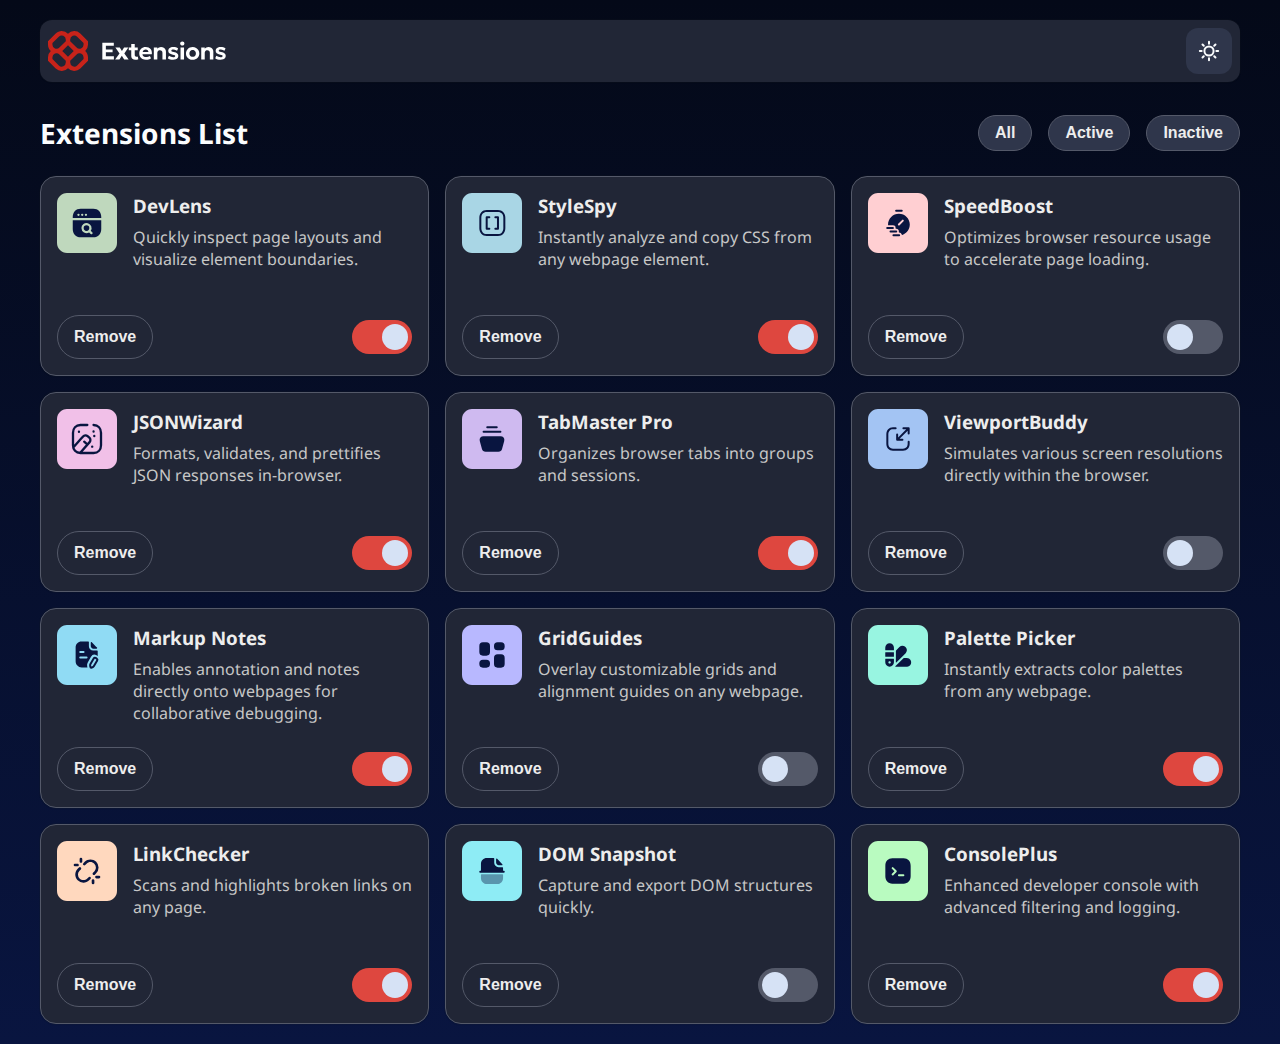
<file: html-css-js/Browser Extension Manager/index.html>
<!DOCTYPE html>
<html lang="en">
  <head>
    <meta charset="UTF-8" />
    <meta name="viewport" content="width=device-width, initial-scale=1.0" />
    <title>Browser Extention Manager</title>
    <link rel="icon" href="images/favicon-32x32.png" type="image/png">
    <link rel="stylesheet" href="style.css" />
    <link rel="preconnect" href="https://fonts.googleapis.com" />
    <link rel="preconnect" href="https://fonts.gstatic.com" crossorigin />
    <link href="https://fonts.googleapis.com/css2?family=Noto+Sans:wght@100..900&display=swap" rel="stylesheet" />
    <script src="app.js" defer></script>
  </head>
  <body>
    <header id="primary-header">
      <img id="logo" src="images/logo2.svg" alt="" />
      <img id="theme-switch" src="images/icon-sun.svg" alt="" />
    </header>
    <main>
      <header id="header-main">
        <h1>Extensions List</h1>
        <div class="filters">
          <button id="all">All</button>
          <button id="active">Active</button>
          <button id="inactive">Inactive</button>
        </div>
      </header>
      <div id="container">
        <!-- <div class="card">
          <div class="details">
            <img src="images/logo-devlens.svg" alt="" />
            <div>
              <h3>DevLens</h3>
              <p>Quickly inspect page layouts and visualize element boundaries.</p>
            </div>
          </div>
          <div class="controls">
            <button class="remove-btn">Remove</button>
            <label class="switch">
              <input type="checkbox" checked />
              <span class="slider round"></span>
            </label>
          </div>
        </div> -->
      </div>
    </main>
  </body>
</html>
</file>
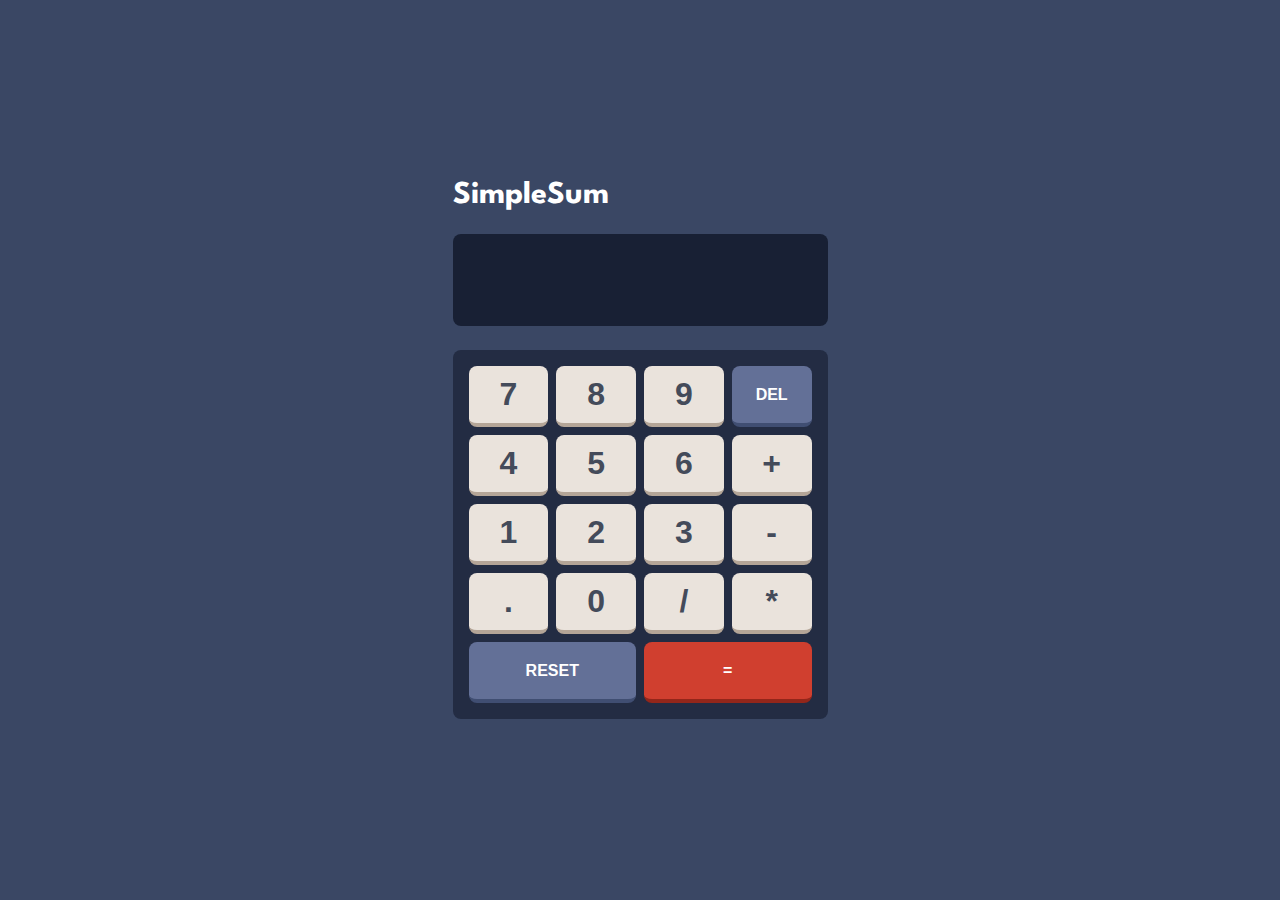
<file: html-css-js/Calculator/index.html>
<!DOCTYPE html>
<html lang="en">
  <head>
    <meta charset="UTF-8" />
    <meta name="viewport" content="width=device-width, initial-scale=1.0" />
    <meta
      name="description"
      content="A simple and easy-to-use standard calculator for quick arithmetic calculations. Perform addition, subtraction, multiplication, and division effortlessly."
    />
    <link rel="icon" href="images/favicon.png" type="image/x-icon" />
    <title>SimpleSum</title>
    <link rel="stylesheet" href="style.css" />
    <link rel="preconnect" href="https://fonts.googleapis.com" />
    <link rel="preconnect" href="https://fonts.gstatic.com" crossorigin />
    <link href="https://fonts.googleapis.com/css2?family=League+Spartan:wght@700&display=swap" rel="stylesheet" />
    <script src="app.js" defer></script>
  </head>
  <body>
    <div class="container">
      <div class="header">
        <h1>SimpleSum</h1>
      </div>

      <div class="output">
        <div class="previous-output"></div>
        <div class="current-output"></div>
      </div>

      <div class="buttons">
        <button class="btn char-btn">7</button>
        <button class="btn char-btn">8</button>
        <button class="btn char-btn">9</button>
        <button class="btn delete">DEL</button>

        <button class="btn char-btn">4</button>
        <button class="btn char-btn">5</button>
        <button class="btn char-btn">6</button>
        <button class="btn char-btn">+</button>

        <button class="btn char-btn">1</button>
        <button class="btn char-btn">2</button>
        <button class="btn char-btn">3</button>
        <button class="btn char-btn">-</button>

        <button class="btn char-btn">.</button>
        <button class="btn char-btn">0</button>
        <button class="btn char-btn">/</button>
        <button class="btn char-btn">*</button>

        <button class="btn reset">RESET</button>
        <button class="btn equal">=</button>
      </div>
    </div>
  </body>
</html>
</file>
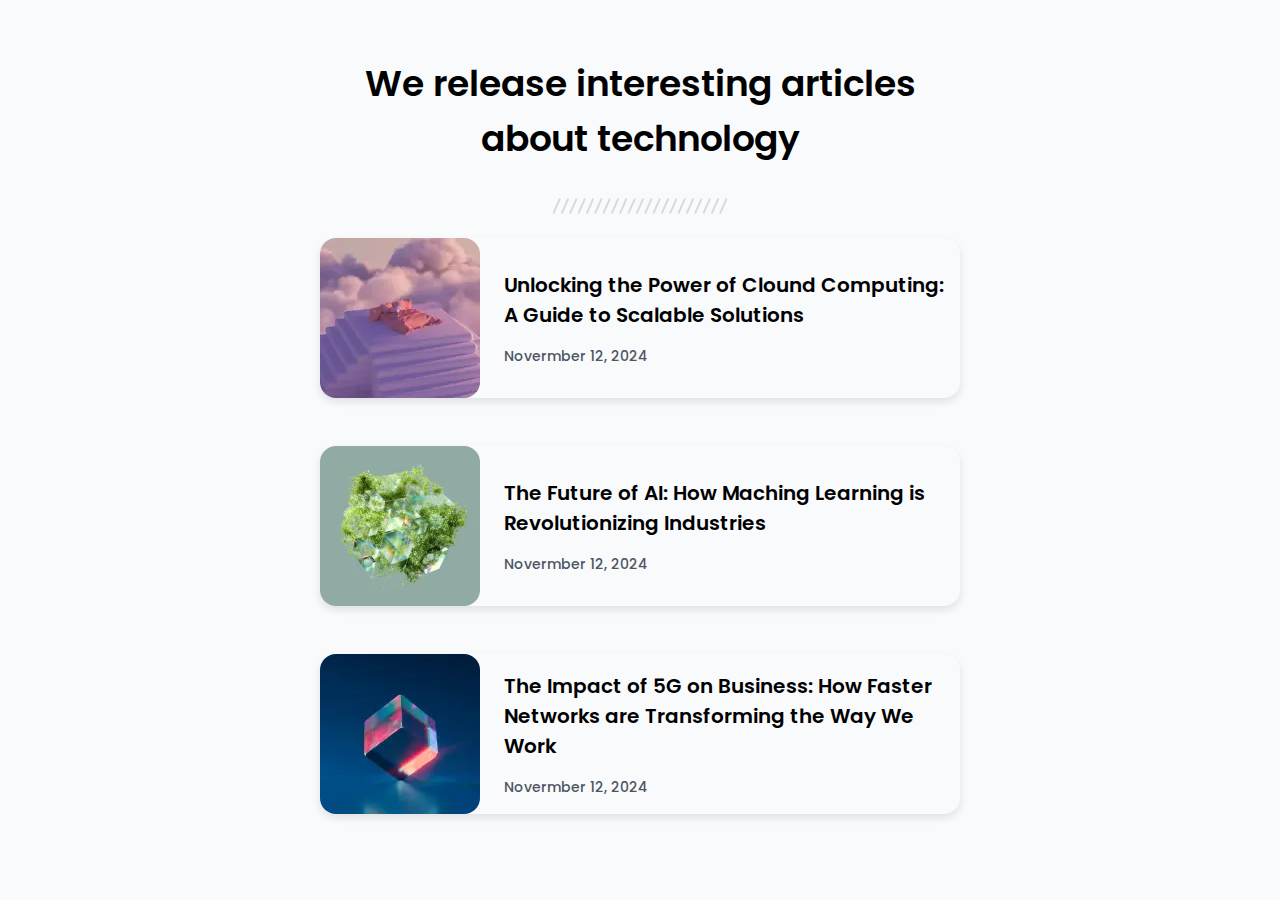
<file: html-css/Article Listing UI/index.html>
<!DOCTYPE html>
<html lang="en">
  <head>
    <meta charset="UTF-8" />
    <meta name="viewport" content="width=device-width, initial-scale=1.0" />
    <meta
      name="description"
      content="Discover in-depth tech articles covering AI, software development, gadgets, cybersecurity, and the latest industry trends."
    />
    <title>Article Listing</title>
    <link rel="preconnect" href="https://fonts.googleapis.com" />
    <link rel="preconnect" href="https://fonts.gstatic.com" crossorigin />
    <link
      href="https://fonts.googleapis.com/css2?family=Poppins:ital,wght@0,100;0,200;0,300;0,400;0,500;0,600;0,700;0,800;0,900;1,100;1,200;1,300;1,400;1,500;1,600;1,700;1,800;1,900&display=swap"
      rel="stylesheet"
    />
    <link rel="stylesheet" href="style.css" />
  </head>
  <body>
    <main>
      <header>
        <h1>We release interesting articles about technology</h1>
        <svg
          width="180"
          height="16"
          viewBox="0 0 180 16"
          fill="none"
          xmlns="http://www.w3.org/2000/svg"
        >
          <rect
            x="8.9917"
            y="0.284912"
            width="2"
            height="16"
            transform="rotate(24 8.9917 0.284912)"
            fill="#D9D9D9"
          />
          <rect
            x="17.3267"
            y="0.284912"
            width="2"
            height="16"
            transform="rotate(24 17.3267 0.284912)"
            fill="#D9D9D9"
          />
          <rect
            x="25.6614"
            y="0.284912"
            width="2"
            height="16"
            transform="rotate(24 25.6614 0.284912)"
            fill="#D9D9D9"
          />
          <rect
            x="33.9963"
            y="0.284912"
            width="2"
            height="16"
            transform="rotate(24 33.9963 0.284912)"
            fill="#D9D9D9"
          />
          <rect
            x="42.3313"
            y="0.284912"
            width="2"
            height="16"
            transform="rotate(24 42.3313 0.284912)"
            fill="#D9D9D9"
          />
          <rect
            x="50.666"
            y="0.284912"
            width="2"
            height="16"
            transform="rotate(24 50.666 0.284912)"
            fill="#D9D9D9"
          />
          <rect
            x="59.001"
            y="0.284912"
            width="2"
            height="16"
            transform="rotate(24 59.001 0.284912)"
            fill="#D9D9D9"
          />
          <rect
            x="67.3359"
            y="0.284912"
            width="2"
            height="16"
            transform="rotate(24 67.3359 0.284912)"
            fill="#D9D9D9"
          />
          <rect
            x="75.6707"
            y="0.284912"
            width="2"
            height="16"
            transform="rotate(24 75.6707 0.284912)"
            fill="#D9D9D9"
          />
          <rect
            x="84.0056"
            y="0.284912"
            width="2"
            height="16"
            transform="rotate(24 84.0056 0.284912)"
            fill="#D9D9D9"
          />
          <rect
            x="92.3403"
            y="0.284912"
            width="2"
            height="16"
            transform="rotate(24 92.3403 0.284912)"
            fill="#D9D9D9"
          />
          <rect
            x="100.675"
            y="0.284912"
            width="2"
            height="16"
            transform="rotate(24 100.675 0.284912)"
            fill="#D9D9D9"
          />
          <rect
            x="109.01"
            y="0.284912"
            width="2"
            height="16"
            transform="rotate(24 109.01 0.284912)"
            fill="#D9D9D9"
          />
          <rect
            x="117.345"
            y="0.284912"
            width="2"
            height="16"
            transform="rotate(24 117.345 0.284912)"
            fill="#D9D9D9"
          />
          <rect
            x="125.68"
            y="0.284912"
            width="2"
            height="16"
            transform="rotate(24 125.68 0.284912)"
            fill="#D9D9D9"
          />
          <rect
            x="134.015"
            y="0.284912"
            width="2"
            height="16"
            transform="rotate(24 134.015 0.284912)"
            fill="#D9D9D9"
          />
          <rect
            x="142.35"
            y="0.284912"
            width="2"
            height="16"
            transform="rotate(24 142.35 0.284912)"
            fill="#D9D9D9"
          />
          <rect
            x="150.685"
            y="0.284912"
            width="2"
            height="16"
            transform="rotate(24 150.685 0.284912)"
            fill="#D9D9D9"
          />
          <rect
            x="159.02"
            y="0.284912"
            width="2"
            height="16"
            transform="rotate(24 159.02 0.284912)"
            fill="#D9D9D9"
          />
          <rect
            x="167.354"
            y="0.284912"
            width="2"
            height="16"
            transform="rotate(24 167.354 0.284912)"
            fill="#D9D9D9"
          />
          <rect
            x="175.689"
            y="0.284912"
            width="2"
            height="16"
            transform="rotate(24 175.689 0.284912)"
            fill="#D9D9D9"
          />
        </svg>
      </header>
      <section class="container">
        <div class="article-card">
          <img
            src="images/photo_1.webp"
            alt="Pink bed on pyramid with pink clouds"
          />
          <div class="details">
            <h2>
              Unlocking the Power of Clound Computing: A Guide to Scalable
              Solutions
            </h2>
            <p>Novermber 12, 2024</p>
          </div>
        </div>
        <div class="article-card">
          <img
            src="images/photo_3.webp"
            alt="Crystal cube with green foliage growing on it"
          />
          <div class="details">
            <h2>
              The Future of AI: How Maching Learning is Revolutionizing Industries
            </h2>
            <p>Novermber 12, 2024</p>
          </div>
        </div>
        <div class="article-card">
          <img
            src="images/photo_2.webp"
            alt="Crystal cube upright on its corner with reddish reflection"
          />
          <div class="details">
            <h2>
              The Impact of 5G on Business: How Faster Networks are Transforming
              the Way We Work
            </h2>
            <p>Novermber 12, 2024</p>
          </div>
        </div>
      </section>
    </main>
  </body>
</html>
</file>
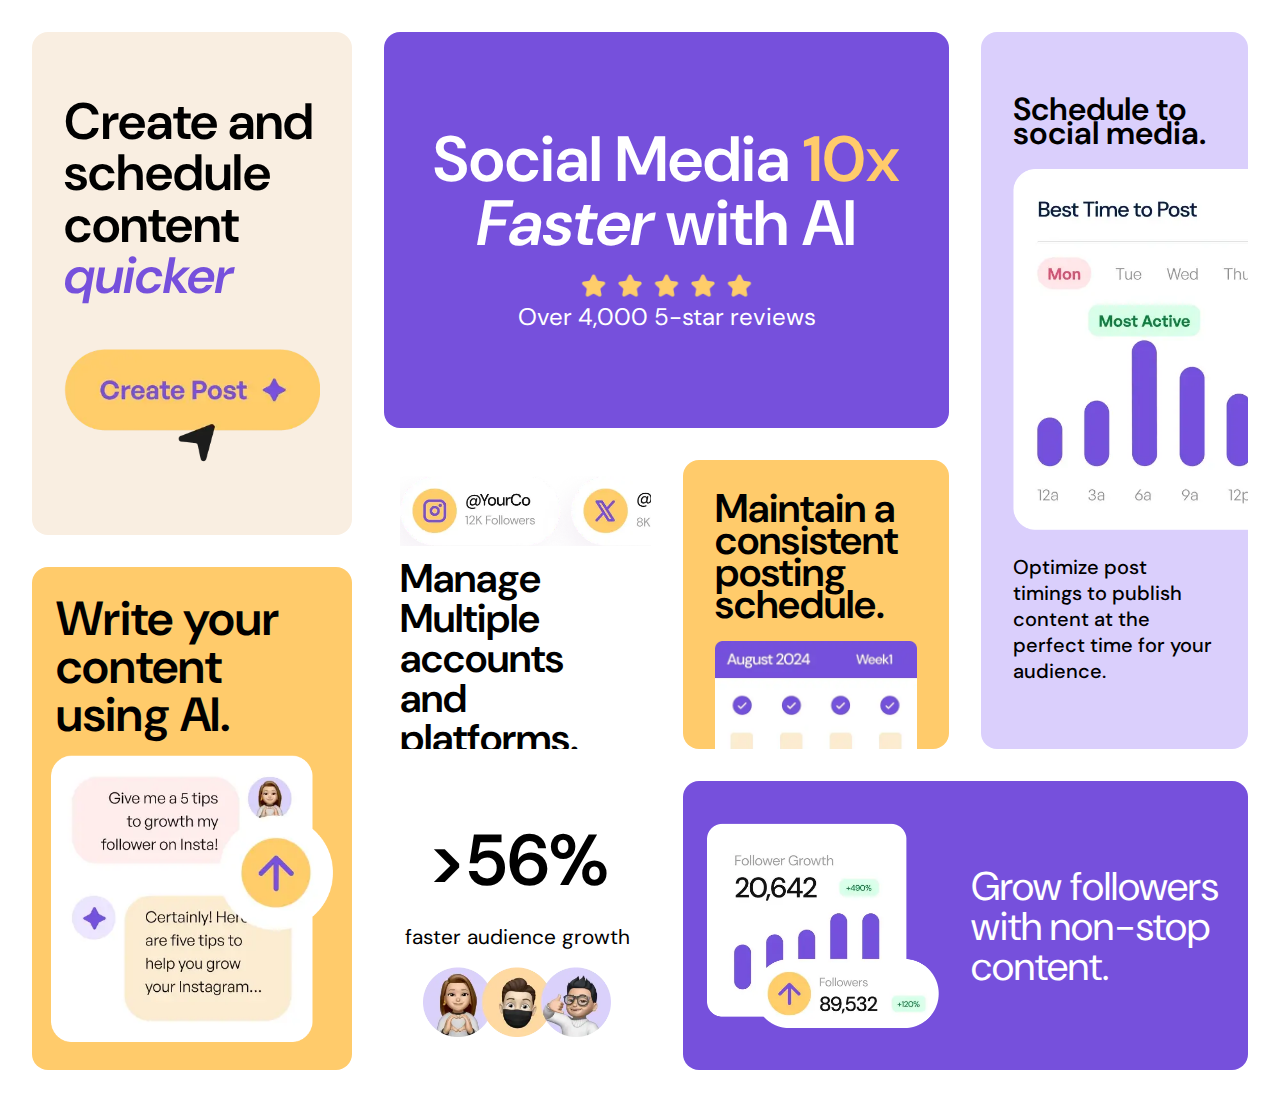
<file: html-css/Bento Grid UI/index.html>
<!DOCTYPE html>
<html lang="en">
  <head>
    <meta charset="UTF-8" />
    <meta name="viewport" content="width=device-width, initial-scale=1.0" />
    <meta
      name="description"
      content="Boost your social media growth 10x faster with AI! Automate content creation, scheduling, and engagement for maximum reach."
    />
    <title>AI-Social-Boost-UI</title>
    <link rel="preconnect" href="https://fonts.googleapis.com" />
    <link rel="preconnect" href="https://fonts.gstatic.com" crossorigin />
    <link
      href="https://fonts.googleapis.com/css2?family=DM+Sans:opsz,wght@9..40,100..1000&display=swap"
      rel="stylesheet"
    />
    <link rel="stylesheet" href="style.css" />
  </head>
  <body>
    <main>
      <section class="card">
        <h2>Social Media <span>10x</span> <i>Faster</i> with AI</h2>
        <img src="images/illustration-five-stars.webp" alt="" />
        <p>Over 4,000 5-star reviews</p>
      </section>
      <section class="card">
        <img src="images/illustration-multiple-platforms.webp" alt="" />
        <h2>Manage Multiple accounts and platforms.</h2>
      </section>
      <section class="card">
        <h2>Maintain a consistent posting schedule.</h2>
        <img src="images/illustration-consistent-schedule.webp" alt="" />
      </section>
      <section class="card">
        <h2>Schedule to social media.</h2>
        <img src="images/illustration-schedule-posts.webp" alt="" />
        <p>Optimize post timings to publish content at the perfect time for your audience.</p>
      </section>
      <section class="card">
        <img src="images/illustration-grow-followers.webp" alt="" />
        <h2>Grow followers with non-stop content.</h2>     
     </section>
      <section class="card">
        <h2>>56%</h2>
        <p>faster audience growth</p>
        <img src="images/illustration-audience-growth.webp" alt="" />
      </section>
      <section class="card">
        <h2>Create and schedule content <i>quicker</i></h2>
        <img src="images/illustration-create-post.webp" alt="" />
      </section>
      <section class="card">
        <h2>Write your content using AI.</h2>
        <img src="images/illustration-ai-content.webp" alt="" />
      </section>
    </main>
  </body>
</html>
</file>
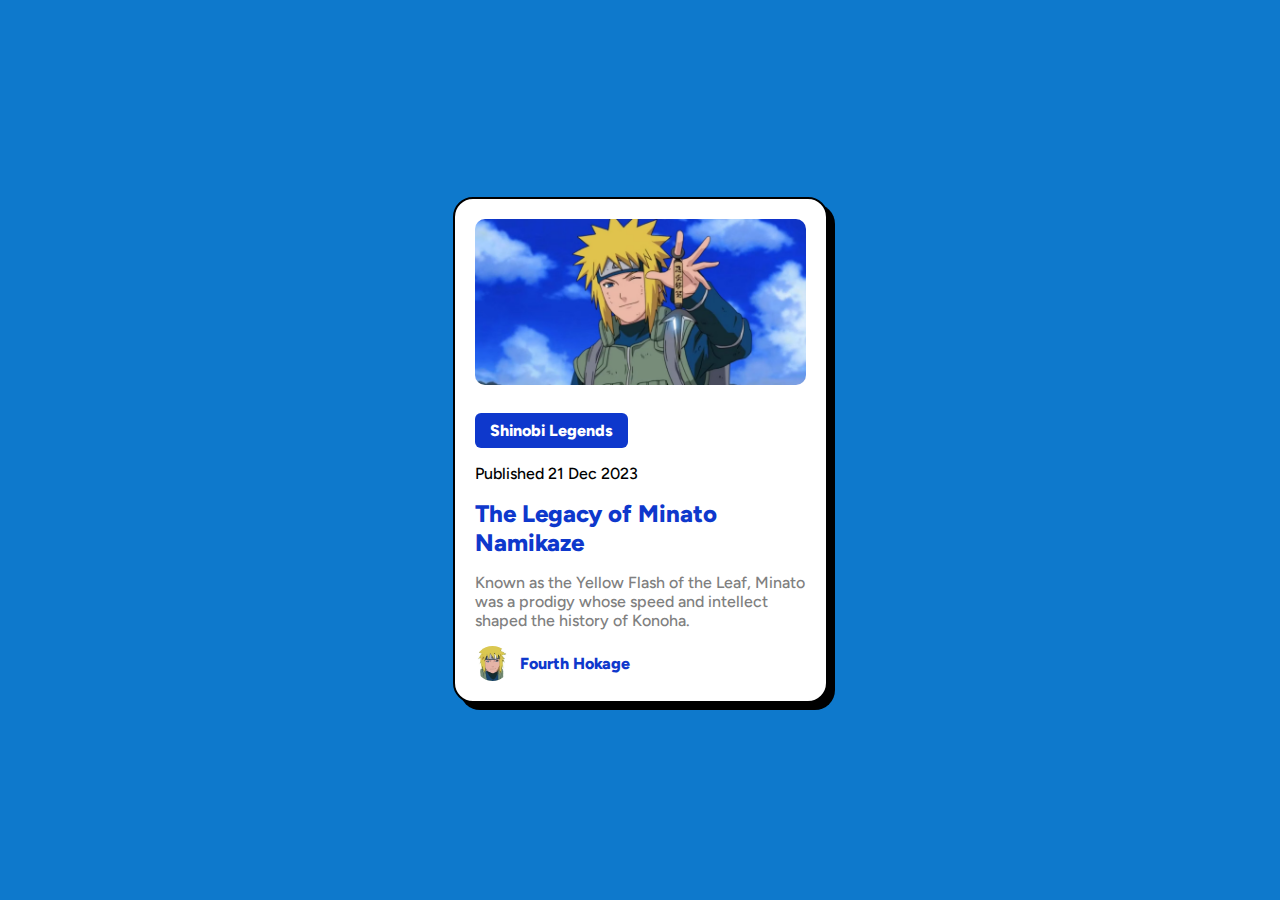
<file: html-css/Blog Preview Card UI/index.html>
<!DOCTYPE html>
<html lang="en">
  <head>
    <meta charset="UTF-8" />
    <meta name="viewport" content="width=device-width, initial-scale=1.0" />
    <title>Blog Preview Card</title>
    <link rel="stylesheet" href="style.css" />
  </head>
  <body>
    <div class="container">
      <div class="blog-card">
        <img
          src="images/minato-s-kunai-naruto.webp"
          alt="illustration-article"
          class="illustration"
        />
        <h4 class="tag">Shinobi Legends</h4>
        <p class="date-published">Published 21 Dec 2023</p>
        <h2 class="blog-title">The Legacy of Minato Namikaze</h2>
        <p class="blog-description">
          Known as the Yellow Flash of the Leaf, Minato was a prodigy whose
          speed and intellect shaped the history of Konoha.
        </p>
        <div class="blog-author">
          <img
            src="images/Minato_Namikaze.webp"
            alt="profile picture"
            class="pro-picture"
          />
          <p class="author-name">Fourth Hokage</p>
        </div>
      </div>
    </div>
  </body>
</html>
</file>
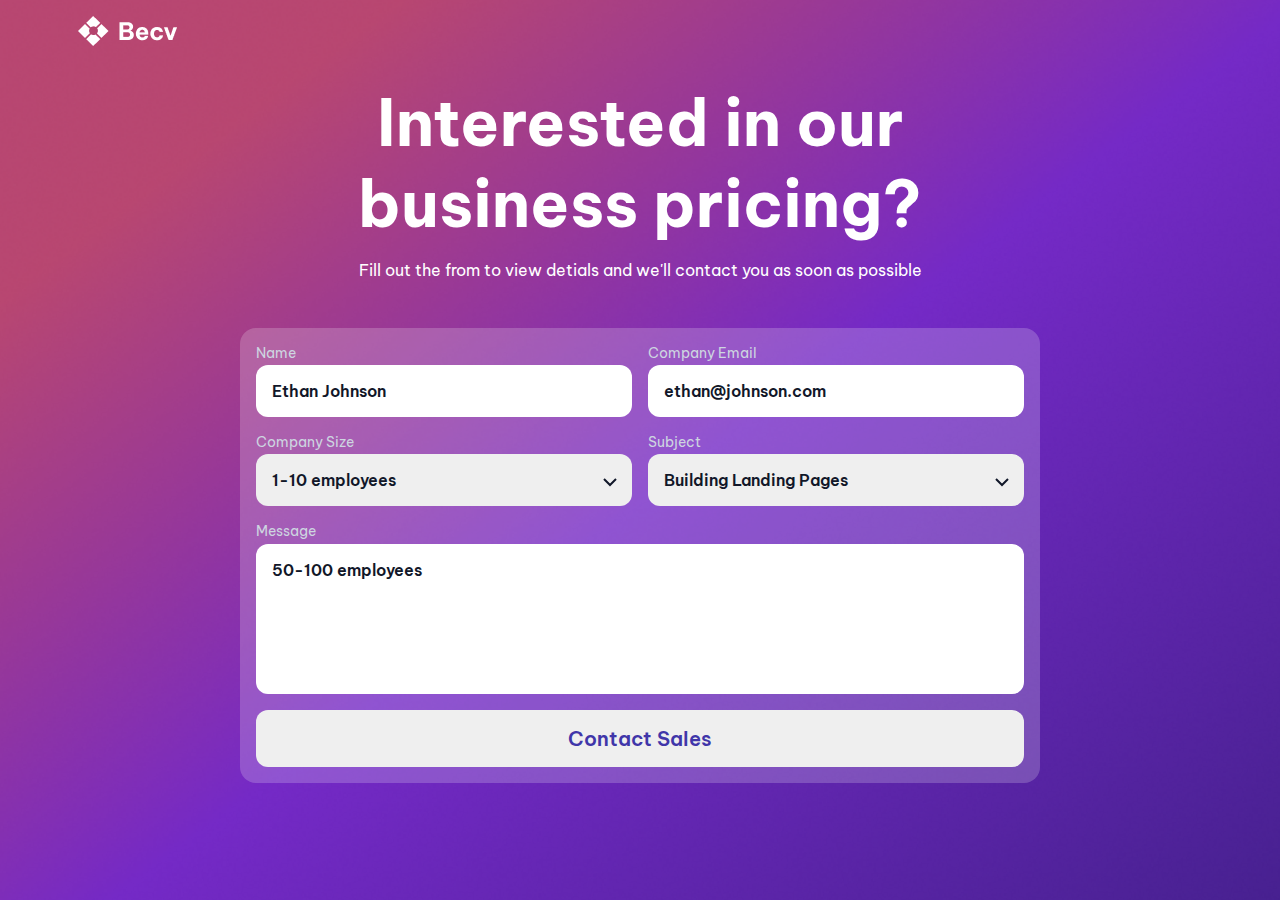
<file: html-css/Contact Form UI/index.html>
<!DOCTYPE html>
<html lang="en">
  <head>
    <meta charset="UTF-8" />
    <meta name="viewport" content="width=device-width, initial-scale=1.0" />
    <meta name="description" content="Contact us for support, inquiries, or feedback. We're here to help!" />
    <title>Contact Form</title>
    <link rel="preconnect" href="https://fonts.googleapis.com" />
    <link rel="preconnect" href="https://fonts.gstatic.com" crossorigin />
    <link
      href="https://fonts.googleapis.com/css2?family=Be+Vietnam+Pro:ital,wght@0,100;0,200;0,300;0,400;0,500;0,600;0,700;0,800;0,900;1,100;1,200;1,300;1,400;1,500;1,600;1,700;1,800;1,900&display=swap"
      rel="stylesheet"
    />
    <link rel="stylesheet" href="style.css" />
  </head>
  <body>
    <header>
      <img src="images/Logo@2x.png" alt="Company Logo" />
    </header>

    <main>
      <section>
        <h1>Interested in our business pricing?</h1>
        <p>Fill out the from to view detials and we'll contact you as soon as possible</p>
      </section>

      <form action="/database">
        <div class="row-layout">
          <div class="input-layout">
            <label for="name">Name</label>
            <input id="name" type="text" placeholder="Ethan Johnson" name="name" />
          </div>

          <div class="input-layout">
            <label for="email">Company Email</label>
            <input id="email" type="email" placeholder="ethan@johnson.com" name="email" />
          </div>
        </div>

        <div class="row-layout">
          <div class="input-layout">
            <label for="size">Company Size</label>
            <select id="size" name="size">
              <option value="Under 10">1-10 employees</option>
              <option value="between 11 - 50">11-50 employees</option>
              <option value="between 50-100">50-100 employees</option>
              <option value="over 100">100+ employees</option>
            </select>
            <svg width="24" height="24" viewBox="0 0 24 24" fill="none" xmlns="http://www.w3.org/2000/svg">
              <path d="M18 9L12 15L6 9" stroke="#111729" stroke-width="2" />
            </svg>
          </div>

          <div class="input-layout">
            <label for="subject">Subject</label>
            <select id="subject" name="subject">
              <option value="nading Pages">Building Landing Pages</option>
              <option value="E-commerce Webstite">Building E-commerce Website</option>
              <option value="Portfolio">Building a Portfolio Website</option>
              <option value="Web Application">Developing a Web Application</option>
            </select>
            <svg width="24" height="24" viewBox="0 0 24 24" fill="none" xmlns="http://www.w3.org/2000/svg">
              <path d="M18 9L12 15L6 9" stroke="#111729" stroke-width="2" />
            </svg>
          </div>
        </div>

        <div class="input-layout">
          <label for="request">Message</label>
          <textarea name="message" id="message" placeholder="50-100 employees"></textarea>
        </div>

        <button>Contact Sales</button>
      </form>
    </main>
  </body>
</html>
</file>
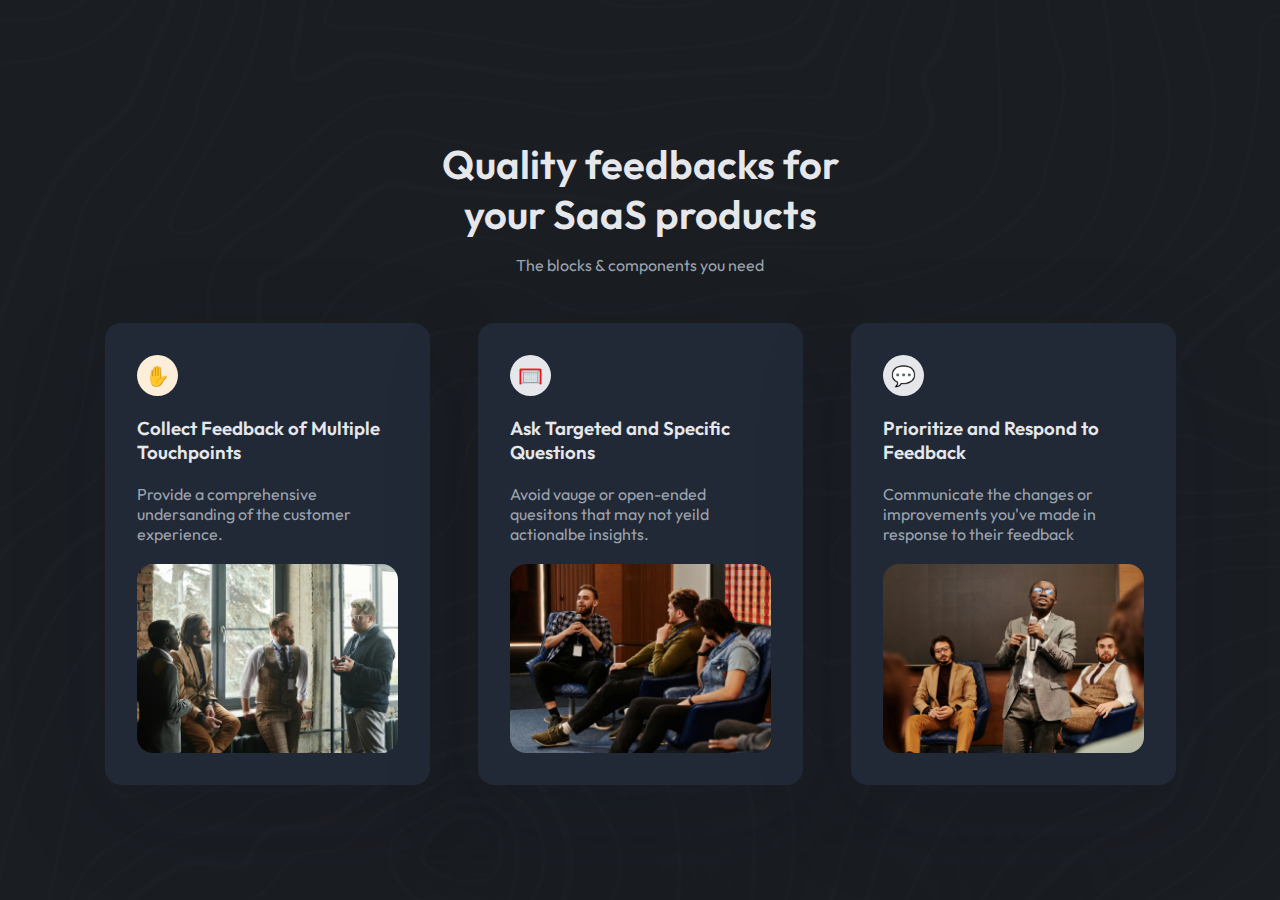
<file: html-css/Feedback Hub UI/index.html>
<!DOCTYPE html>
<html lang="en">
  <head>
    <meta charset="UTF-8" />
    <meta name="viewport" content="width=device-width, initial-scale=1.0" />
    <title>SaaS Feedback Hub</title>
    <link rel="preconnect" href="https://fonts.googleapis.com" />
    <link rel="preconnect" href="https://fonts.gstatic.com" crossorigin />
    <link
      href="https://fonts.googleapis.com/css2?family=Outfit:wght@100..900&display=swap"
      rel="stylesheet"
    />
    <link rel="stylesheet" href="style.css" />
  </head>
  <body>
    <main>
      <h1>Quality feedbacks for your SaaS products</h1>
      <h2>The blocks & components you need</h2>
      <div class="card-holder">
        <div class="card">
          <p class="icon">✋</p>
          <h3>Collect Feedback of Multiple Touchpoints</h3>
          <p class="description">
            Provide a comprehensive undersanding of the customer experience.
          </p>
          <img src="images/photo_2.png" alt="Photo of Businessmen Talking" />
        </div>
        <div class="card">
          <p class="icon">🥅</p>
          <h3>Ask Targeted and Specific Questions</h3>
          <p class="description">
            Avoid vauge or open-ended quesitons that may not yeild actionalbe
            insights.
          </p>
          <img src="images/photo_1.png" alt="Photo of Business Meeting" />
        </div>
        <div class="card">
          <p class="icon">💬</p>
          <h3>Prioritize and Respond to Feedback</h3>
          <p class="description">
            Communicate the changes or improvements you've made in response to
            their feedback
          </p>
          <img src="images/photo_3.png" alt="Photo of Businessmen Talking" />
        </div>
      </div>
    </main>
  </body>
</html>
</file>
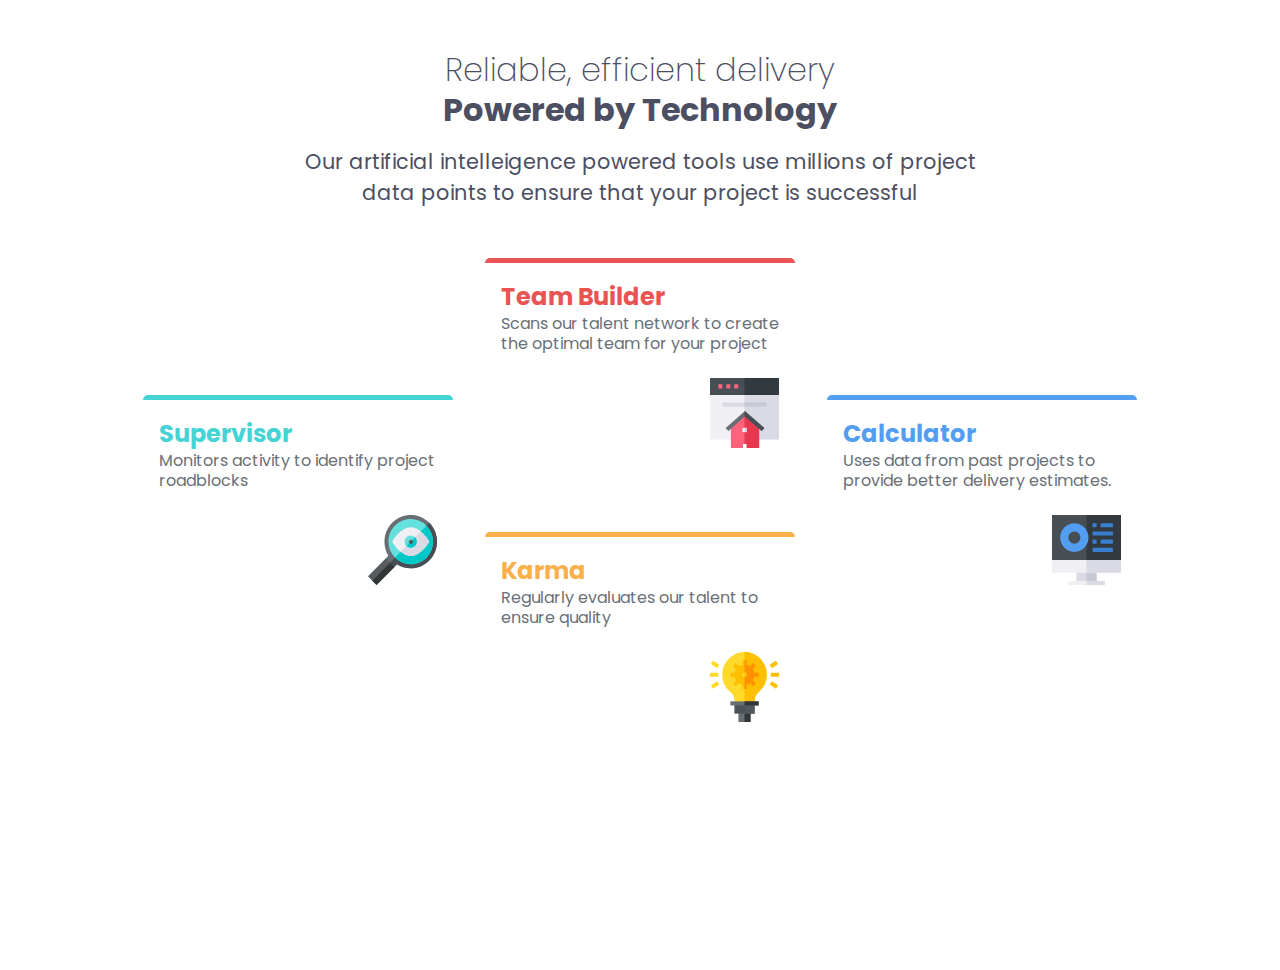
<file: html-css/Four Card Feature Section UI/index.html>
<!DOCTYPE html>
<html lang="en">
  <head>
    <meta charset="UTF-8" />
    <meta name="viewport" content="width=device-width, initial-scale=1.0" />
    <meta
      name="description"
      content="Four card feature section solution. A responsive design built with HTML, CSS, and JavaScript for optimal layout on any device."
    />
    <link rel="icon" href="images/favicon-32x32.png" type="image/x-icon" />
    <title>Four Card Feature Section</title>
    <link rel="preconnect" href="https://fonts.googleapis.com" />
    <link rel="preconnect" href="https://fonts.gstatic.com" crossorigin />
    <link href="https://fonts.googleapis.com/css2?family=Poppins:wght@200;400;600&display=swap" rel="stylesheet" />
    <link rel="stylesheet" href="style.css" />
  </head>
  <body>
    <header>
      <h1><span>Reliable, efficient delivery</span> Powered by Technology</h1>
      <p>
        Our artificial intelleigence powered tools use millions of project data points to ensure that your project is
        successful
      </p>
    </header>
    <main>
      <div class="card">
        <h2>Supervisor</h2>
        <p>Monitors activity to identify project roadblocks</p>
        <img src="images/icon-supervisor.svg" alt="" />
      </div>
      <div class="card">
        <h2>Team Builder</h2>
        <p>Scans our talent network to create the optimal team for your project</p>
        <img src="images/icon-team-builder.svg" alt="" />
      </div>
      <div class="card">
        <h2>Karma</h2>
        <p>Regularly evaluates our talent to ensure quality</p>
        <img src="images/icon-karma.svg" alt="" />
      </div>
      <div class="card">
        <h2>Calculator</h2>
        <p>Uses data from past projects to provide better delivery estimates.</p>
        <img src="images/icon-calculator.svg" alt="" />
      </div>
    </main>
  </body>
</html>
</file>
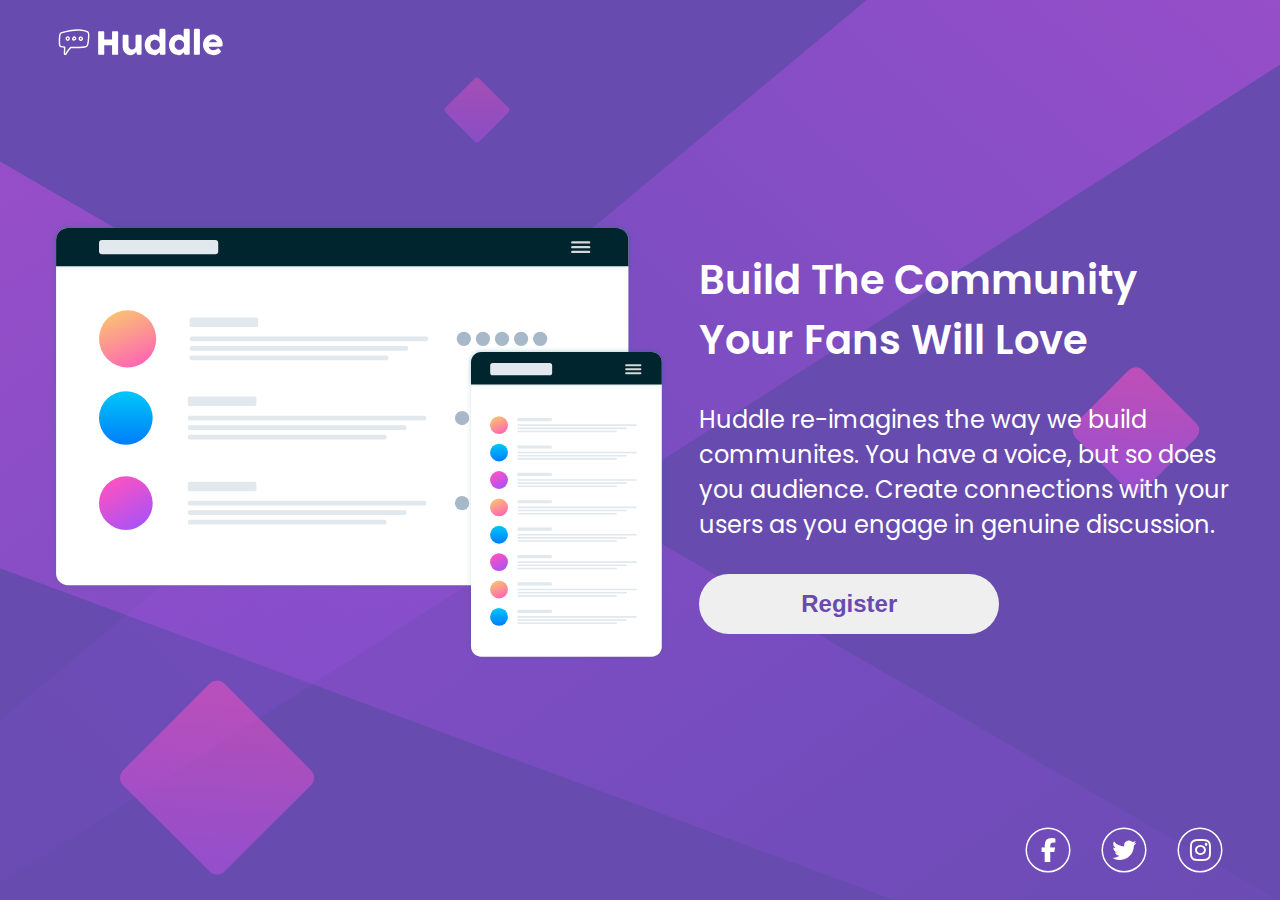
<file: html-css/Landing Page UI/index.html>
<!DOCTYPE html>
<html lang="en">
  <head>
    <meta charset="UTF-8" />
    <meta name="viewport" content="width=device-width, initial-scale=1.0" />
    <title>Landing Page</title>
    <link rel="preconnect" href="https://fonts.googleapis.com" />
    <link rel="preconnect" href="https://fonts.gstatic.com" crossorigin />
    <link
      href="https://fonts.googleapis.com/css2?family=Open+Sans:ital@0;1&family=Poppins:wght@400;600&display=swap"
      rel="stylesheet"
    />
    <link rel="stylesheet" href="https://cdnjs.cloudflare.com/ajax/libs/font-awesome/6.7.2/css/all.min.css" />
    <link rel="stylesheet" href="style.css" />
  </head>
  <body>
    <header>
      <img src="images/logo.svg" alt="" />
    </header>

    <main>
      <section>
        <img src="images/illustration-mockups.svg" alt="" />
      </section>
      <section>
        <h1>Build The Community Your Fans Will Love</h1>
        <p>
          Huddle re-imagines the way we build communites. You have a voice, but so does you audience. Create connections
          with your users as you engage in genuine discussion.
        </p>
        <button>Register</button>
      </section>
    </main>

    <footer>
      <ul>
        <li><i class="fa-brands fa-facebook-f"></i></li>
        <li><i class="fa-brands fa-twitter"></i></li>
        <li><i class="fa-brands fa-instagram"></i></li>
      </ul>
    </footer>
  </body>
</html>
</file>
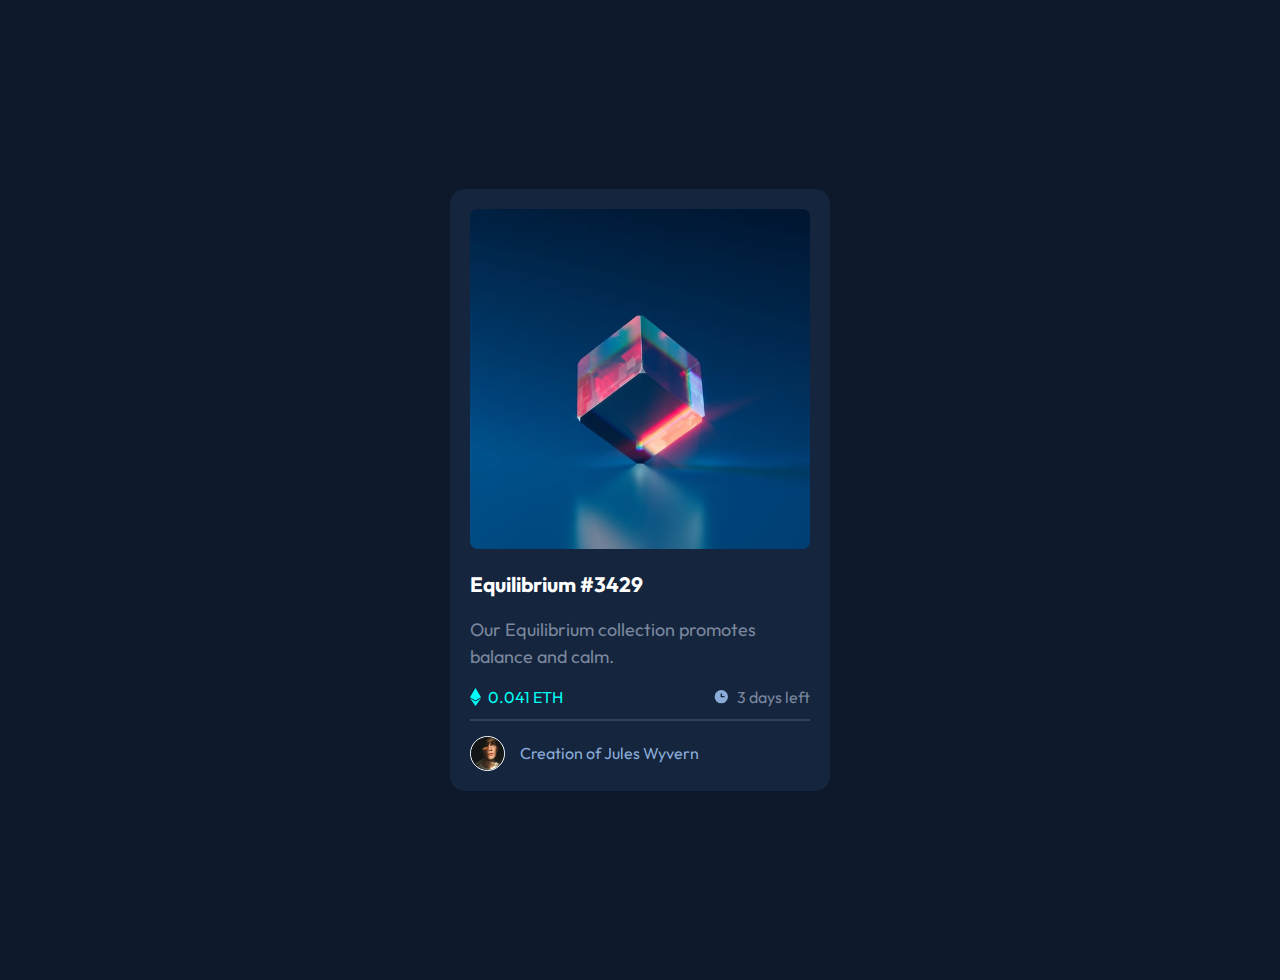
<file: html-css/NFT Card UI/index.html>
<!DOCTYPE html>
<html lang="en">
  <head>
    <meta charset="UTF-8" />
    <meta name="viewport" content="width=device-width, initial-scale=1.0" />
    <title>NFT Card</title>
    <link rel="preconnect" href="https://fonts.googleapis.com" />
    <link rel="preconnect" href="https://fonts.gstatic.com" crossorigin />
    <link href="https://fonts.googleapis.com/css2?family=Outfit:wght@100..900&display=swap" rel="stylesheet" />
    <link rel="stylesheet" href="style.css" />
  </head>
  <body>
    <div class="container">
      <main class="card">
        <div class="card-aside">
          <img class="card-image" src="images/image-equilibrium.jpg" alt="">
          <div class="card-image--mask">
            <img src="images/icon-view.svg" alt="">
          </div>
        </div>
        <div class="card-header">
          <h1 class="card-title">Equilibrium #3429</h1>
        </div>
        <div class="card-body">
          <p class="card-copy">
            Our Equilibrium collection promotes balance and calm.
          </p>
          <div class="card-info">
            <div class="card-info-item">
              <img class="card-icon" src="images/icon-ethereum.svg" alt="">
              <span>0.041 ETH</span>
            </div>
            <div class="card-info-item">
              <img class="card-icon" src="images/icon-clock.svg" alt="">
              <span>3 days left</span>
            </div>
          </div>
        </div>
        <div class="card-footer">
          <img class="card-avatar" src="images/image-avatar.png" alt="">
          <div class="card-author">Creation of <a class="card__link" href="">Jules Wyvern</a></div>
        </div>
      </main><!-- Card -->
    </div><!-- Container -->
  </body>
</html>
</file>
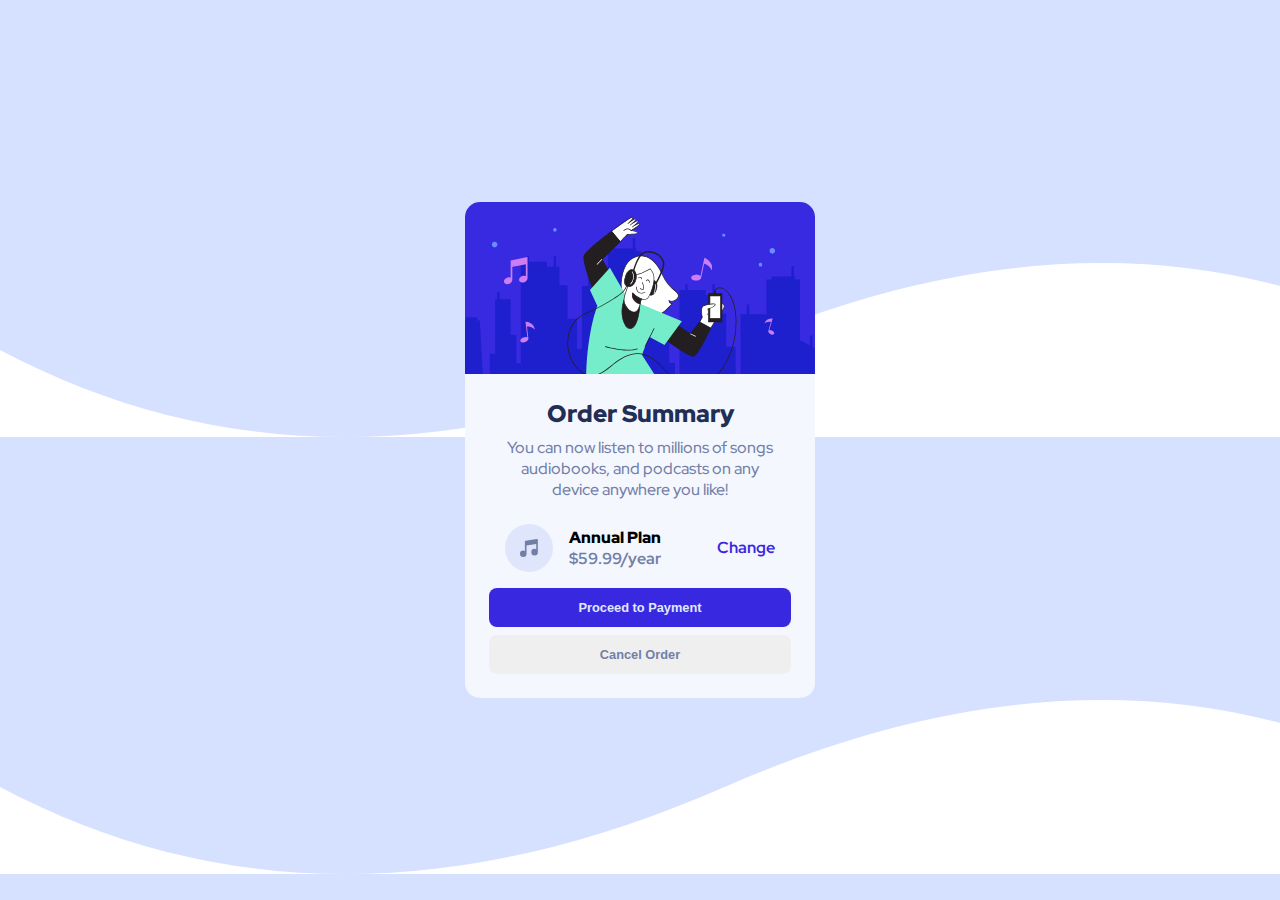
<file: html-css/Order Summary Card UI/index.html>
<!DOCTYPE html>
<html lang="en">
  <head>
    <meta charset="UTF-8" />
    <meta name="viewport" content="width=device-width, initial-scale=1.0" />
    <meta
      name="description"
      content="Order Summary Card – A sleek and modern UI component for displaying purchase details, pricing, and payment actions. Perfect for checkout pages and subscription plans."
    />
    <title>Order Summary Card</title>
    <link rel="preconnect" href="https://fonts.googleapis.com" />
    <link rel="preconnect" href="https://fonts.gstatic.com" crossorigin />
    <link
      href="https://fonts.googleapis.com/css2?family=Red+Hat+Display:ital,wght@0,300..900;1,300..900&display=swap"
      rel="stylesheet"
    />
    <link rel="stylesheet" href="style.css" />
  </head>
  <body>
    <main>
      <div class="header">
        <img
          src="images\illustration-hero.svg"
          alt="Illustration of girl dancing while listening to music"
        />
      </div>

      <div class="summary">
        <h1>Order Summary</h1>
        <p>
          You can now listen to millions of songs audiobooks, and podcasts on
          any device anywhere you like!
        </p>
        <div class="plan">
          <div class="plan-info">
            <img src="images\icon-music.svg" />
            <div>
              <strong>Annual Plan</strong>
              <p>$59.99/year</p>
            </div>
          </div>
          <p>Change</p>
        </div>
        <button class="payment">Proceed to Payment</button>
        <button class="cancel">Cancel Order</button>
      </div>
    </main>
  </body>
</html>
</file>
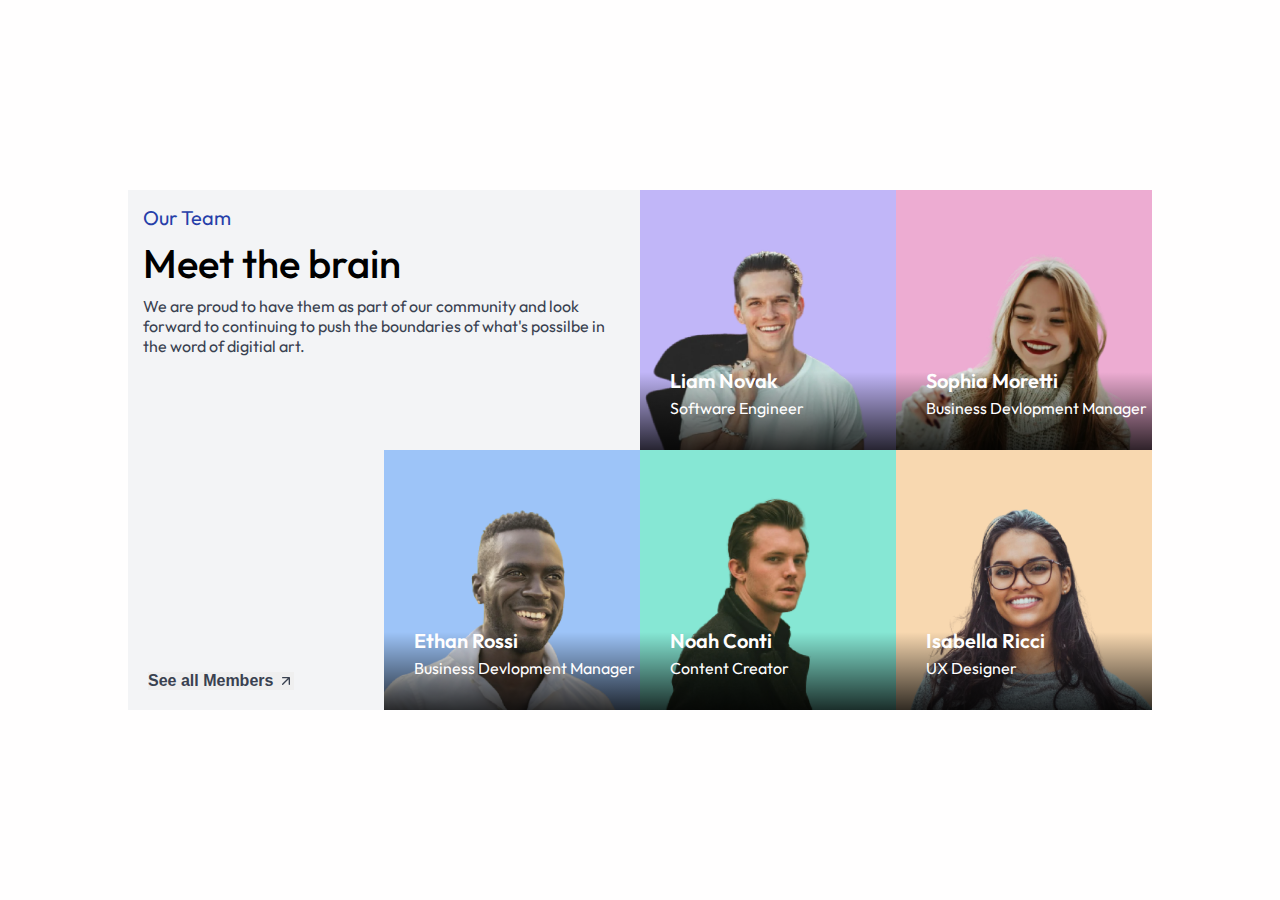
<file: html-css/Our Team UI/index.html>
<!DOCTYPE html>
<html lang="en">
  <head>
    <meta charset="UTF-8" />
    <meta name="viewport" content="width=device-width, initial-scale=1.0" />
    <link rel="icon" href="images/favicon.ico" type="image/x-icon">
    <title>Meet the Team</title>
    <link rel="stylesheet" href="style.css" />
    <link rel="preconnect" href="https://fonts.googleapis.com" />
    <link rel="preconnect" href="https://fonts.gstatic.com" crossorigin />
    <link href="https://fonts.googleapis.com/css2?family=Outfit:wght@100..900&display=swap" rel="stylesheet" />
  </head>
  <body>
    <main>
      <div class="container">
        <div class="description">
          <h3>Our Team</h3>
          <h1>Meet the brain</h1>
          <p>We are proud to have them as part of our community and look forward to continuing to push the boundaries of what's possilbe in the word of digitial art.</p>
        </div>
        <div class="card card1">
          <img src="images/person_1.png" alt="">
          <div class="details">
            <h3>Liam Novak</h3>
            <p>Software Engineer</p>
          </div>
        </div>
        <div class="card card2">
          <img src="images/person_2.png" alt="">
          <div class="details">
            <h3>Sophia Moretti</h3>
            <p>Business Devlopment Manager</p>
          </div>
        </div>
        <div class="card card3">
          <img src="images/person_3.png" alt="">
          <div class="details">
            <h3>Ethan Rossi</h3>
            <p>Business Devlopment Manager</p>
          </div>
        </div>
        <div class="card card4">
          <img src="images/person_4.png" alt="">
          <div class="details">
            <h3>Isabella Ricci</h3>
            <p>UX Designer</p>
          </div>
        </div>
        <div class="card card5">
          <img src="images/person_5.png" alt="">
          <div class="details">
            <h3>Noah Conti</h3>
            <p>Content Creator</p>
          </div>
        </div>
      
        <div class="cta">
          <button>See all Members<img src="images/arrow up right.svg"/></button>
        </div>
      </div>
    </main>
  </body>
</html>
</file>
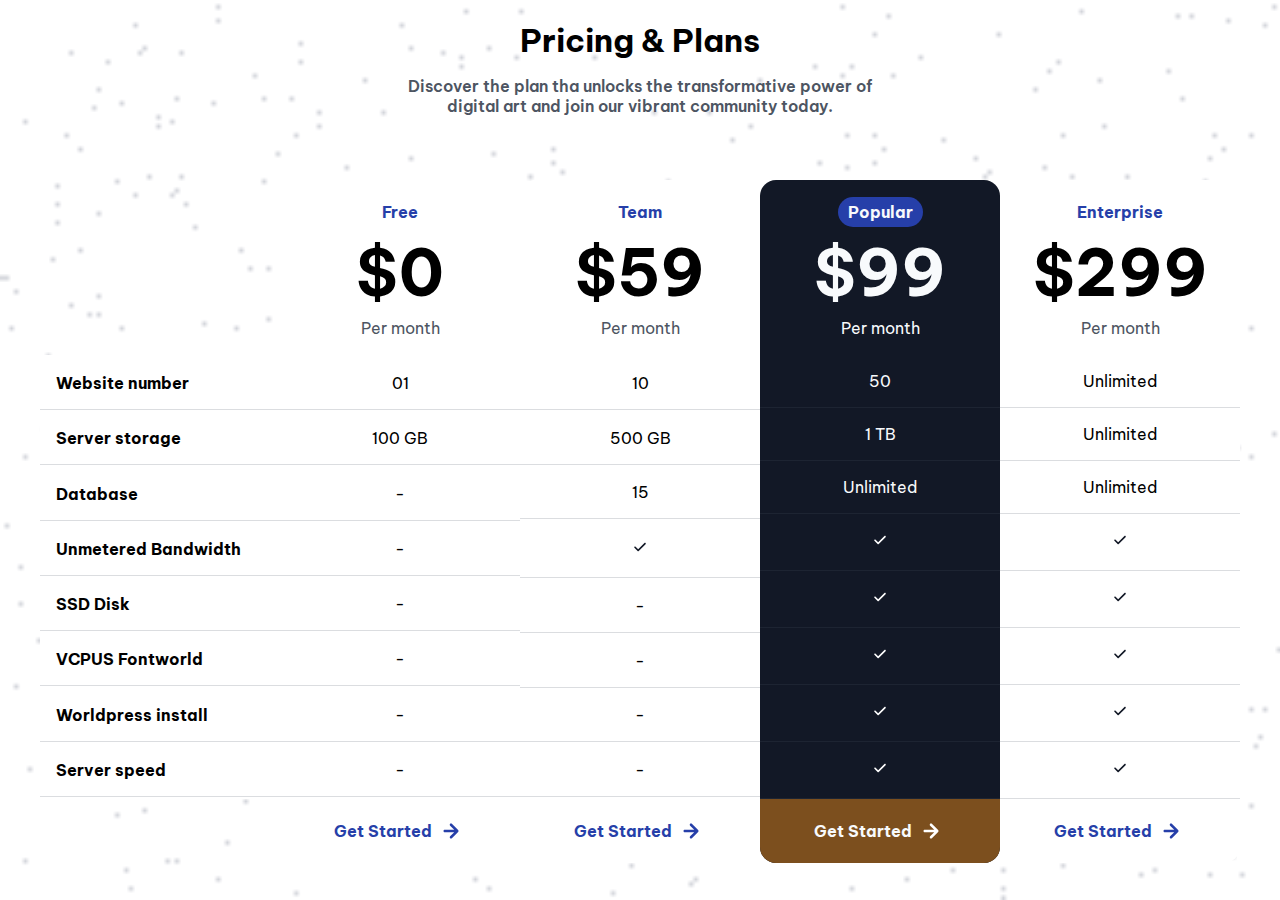
<file: html-css/Pricing Table UI/index.html>
<!DOCTYPE html>
<html lang="en">
  <head>
    <meta charset="UTF-8" />
    <meta name="viewport" content="width=device-width, initial-scale=1.0" />
    <meta
      name="description"
      content="Responsive pricing table with four plans, features, and CTA buttons. Compare options easily."
    />
    <title>Pricing Plan</title>
    <link rel="preconnect" href="https://fonts.googleapis.com" />
    <link rel="preconnect" href="https://fonts.gstatic.com" crossorigin />
    <link
      href="https://fonts.googleapis.com/css2?family=Be+Vietnam+Pro:wght@400;600;700&display=swap"
      rel="stylesheet"
    />
    <link rel="stylesheet" href="style.css" />
  </head>
  <body>
    <header>
      <h1>Pricing & Plans</h1>
      <p>Discover the plan tha unlocks the transformative power of digital art and join our vibrant community today.</p>
    </header>
    <main>
      <section class="category">
        <ul>
          <li>Website number</li>
          <li>Server storage</li>
          <li>Database</li>
          <li>Unmetered Bandwidth</li>
          <li>SSD Disk</li>
          <li>VCPUS Fontworld</li>
          <li>Worldpress install</li>
          <li>Server speed</li>
        </ul>
      </section>

      <section class="plans">
        <div class="price">
            <h3>Free</h3>
            <h2>$0</h2>
            <p>Per month</p>
        </div>
        <ul>
          <li>01</li>
          <li>100 GB</li>
          <li>-</li>
          <li>-</li>
          <li>-</li>
          <li>-</li>
          <li>-</li>
          <li>-</li>
        </ul>
        <div class="cta">
            <button>Get Started</button>
            <img src="images/down arrow-1.svg" alt="" />
        </div>
      </section>

      <section class="plans">
        <div class="price">
            <h3>Team</h3>
            <h2>$59</h2>
            <p>Per month</p>
        </div>
        <ul>
          <li>10</li>
          <li>500 GB</li>
          <li>15</li>
          <li><img src="images/check-1.svg" alt=""></li>
          <li>-</li>
          <li>-</li>
          <li>-</li>
          <li>-</li>
        </ul>
        <div class="cta">
            <button>Get Started</button>
            <img src="images/down arrow-1.svg" alt="" />
        </div>
      </section>

      <section class="plans">
        <div class="price">
            <h3>Popular</h3>
            <h2>$99</h2>
            <p>Per month</p>
        </div>
        <ul>
          <li>50</li>
          <li>1 TB</li>
          <li>Unlimited</li>
          <li><img src="images/check.svg" alt=""></li>
          <li><img src="images/check.svg" alt=""></li>
          <li><img src="images/check.svg" alt=""></li>
          <li><img src="images/check.svg" alt=""></li>
          <li><img src="images/check.svg" alt=""></li>
        </ul>
        <div class="cta">
            <button>Get Started</button>
            <img src="images/down arrow.svg" alt="" />
        </div>
      </section>

      <section class="plans">
        <div class="price">
            <h3>Enterprise</h3>
            <h2>$299</h2>
            <p>Per month</p>
        </div>
        <ul>
          <li>Unlimited</li>
          <li>Unlimited</li>
          <li>Unlimited</li>
          <li><img src="images/check-1.svg" alt=""></li>
          <li><img src="images/check-1.svg" alt=""></li>
          <li><img src="images/check-1.svg" alt=""></li>
          <li><img src="images/check-1.svg" alt=""></li>
          <li><img src="images/check-1.svg" alt=""></li>
        </ul>
        <div class="cta">
            <button>Get Started</button>
            <img src="images/down arrow-1.svg" alt="" />
        </div>
      </section>
    </main>
  </body>
</html>
</file>
<file: html-css-js/Browser Extension Manager/style.css>
:root {
    /* Neutral Colors */
    --neutral-900: hsl(227, 75%, 14%);
    --neutral-800: hsl(226, 25%, 17%);
    --neutral-700: hsl(225, 23%, 24%);
    --neutral-600: hsl(226, 11%, 37%);
    --neutral-300: hsl(0, 0%, 78%);
    --neutral-200: hsl(217, 61%, 90%);
    --neutral-100: hsl(0, 0%, 93%);
    --neutral-0: hsl(200, 60%, 99%);

    /* Red Colors */
    --red-400: hsl(3, 86%, 64%);
    --red-500: hsl(3, 71%, 56%);
    --red-700: hsl(3, 77%, 44%);

    /* Gradients */
    --gradient-bg: linear-gradient(180deg, #040918 0%, #091540 100%);

    /* Font Weights */
    --fw-normal: 400;
    --fw-semibold: 500;
    --fw-bold: 700;

    /* Semantic Aliases */
    --bg-primary: var(--neutral-800);
    --bg-secondary: var(--neutral-700);
    --bg-hover: var(--neutral-600);
    
    --text-primary: var(--neutral-0);
    --text-secondary: var(--neutral-100);
    --text-muted: var(--neutral-300);
    
    --border-color: var(--neutral-600);
    
    --button-hover-bg: var(--red-500);
    --button-active-bg: var(--red-700);
    --button-hover-text: var(--neutral-900);
    
    --accent-focus-outline: var(--red-400);
}

.light-theme {
    --neutral-900: hsl(227, 75%, 14%);
    --neutral-800: hsl(0, 0%, 93%);
    --neutral-700: hsl(0, 0%, 93%);
    --neutral-600: hsl(0, 0%, 78%);
    --neutral-300: hsl(225, 23%, 24%);
    --neutral-200: hsl(217, 61%, 90%);
    --neutral-100: hsl(227, 75%, 14%);
    --neutral-0: hsl(227, 75%, 14%);

    --gradient-bg: linear-gradient(180deg, #EBF2FC 0%, #EEF8F9 100%);

    --bg-primary: var(--neutral-800);
    --bg-secondary: var(--neutral-700);
    --bg-hover: var(--neutral-600);
    
    --text-primary: var(--neutral-0);
    --text-secondary: var(--neutral-100);
    --text-muted: var(--neutral-300);
    
    --border-color: var(--neutral-600);
    
    --button-hover-bg: var(--red-500);
    --button-active-bg: var(--red-700);
    --button-hover-text: var(--neutral-900);
    
    --accent-focus-outline: var(--red-400);
}

* {
    margin: 0;
    padding: 0;
    box-sizing: border-box;
    transition: 0.4s ease;
}

body {
    font-family: "Noto Sans", sans-serif;
    background: var(--gradient-bg);
    min-height: 100vh;
    color: var(--text-primary);
    padding: 20px 15px;
}

/* Primary Header */
#primary-header {
    display: flex;
    justify-content: space-between;
    background-color: var(--bg-primary);
    padding: .5rem;
    border-radius: .75rem;
    max-width: 1200px;
    margin: 0 auto 2rem auto;
    width: 100%;
    box-shadow: rgba(0, 0, 0, 0.02) 0px 1px 3px 0px, rgba(27, 31, 35, 0.15) 0px 0px 0px 1px;
}

/* Theme Toggle */
#theme-switch {
    background-color: var(--bg-secondary);
    padding: .75rem;
    border-radius: .75rem;
    transition: .2s ease;
}
#theme-switch:hover {
    background-color: var(--bg-hover);
    cursor: pointer;
}

/* Header Main */
#header-main {
    text-align: center;
    margin-bottom: 2rem;
}

h1 {
    margin-bottom: 1rem;
    font-size: 1.75rem;
}

.filters {
    display: flex;
    justify-content: center;
    gap: 1rem;
}
.filters > * {
    padding: .5rem 1rem;
    border-radius: 100vh;
    border: 1px solid var(--border-color);
    color: var(--text-secondary);
    background-color: var(--bg-secondary);
    font-size: 1rem;
    font-weight: var(--fw-bold);
    transition: .2s ease;
    outline: 2px solid transparent;
}
.filters > *:hover {
    background-color: var(--button-hover-bg);
    color: var(--button-hover-text);
    cursor: pointer;
}
.filters > *:active {
    border-color: transparent;
    color: var(--button-hover-text);
    background-color: var(--button-active-bg);
    cursor: pointer;
}
.filters > *:focus {
    background-color: var(--bg-hover);
    outline: 2px solid var(--accent-focus-outline);
    border: 1px solid var(--bg-primary);
    cursor: pointer;
}
.filters button.active {
    background-color: var(--button-active-bg);
    color: var(--button-hover-text);
    border-color: transparent;
}

/* Main */
main {
    max-width: 1200px;
    width: 100%;
    margin: 0 auto;
}

/* Container */
#container {
    display: grid;
    grid-template-columns: 1fr;
    grid-auto-rows: 200px;
    gap: 1rem;
}

/* Card Styling */
.card {
    background-color: var(--bg-primary);
    border: 1px solid var(--border-color);
    border-radius: 1rem;
    padding: 1rem;
    box-shadow: rgba(0, 0, 0, 0.02) 0px 1px 3px 0px, rgba(27, 31, 35, 0.15) 0px 0px 0px 1px;
    display: flex;
    flex-direction: column;
    justify-content: space-between;
}

.details {
    display: flex;
    align-items: flex-start;
    gap: 1rem;
    margin-bottom: 1.25rem;
}

h3 {
    margin-bottom: .5rem;
    color: var(--text-secondary);
}

p {
    color: var(--text-muted);
}

/* Controls */
.controls {
    display: flex;
    align-items: center;
    justify-content: space-between;
}

.remove-btn {
    padding: .75rem 1rem;
    border-radius: 100vh;
    border: 1px solid var(--border-color);
    color: var(--text-secondary);
    background-color: var(--bg-primary);
    font-size: 1rem;
    font-weight: var(--fw-bold);
    transition: .2s ease;
    outline: 2px solid transparent;
}
.remove-btn:hover {
    border-color: transparent;
    color: var(--button-hover-text);
    background-color: var(--red-400);
    cursor: pointer;
}
.remove-btn:focus {
    background-color: var(--bg-hover);
    outline: 2px solid var(--red-500);
    border: 1px solid var(--bg-primary);
}

/* Switch */
.switch {
    position: relative;
    display: inline-block;
    width: 60px;
    height: 34px;
}
.switch input {
    opacity: 0;
    width: 0;
    height: 0;
}
.slider {
    position: absolute;
    cursor: pointer;
    top: 0;
    left: 0;
    right: 0;
    bottom: 0;
    background-color: var(--bg-hover);
    transition: 0.4s;
}
.slider:before {
    position: absolute;
    content: "";
    height: 26px;
    width: 26px;
    left: 4px;
    bottom: 4px;
    background-color: var(--neutral-200);
    transition: 0.4s;
}
input:checked + .slider {
    background-color: var(--red-500);
}
input:focus + .slider {
    box-shadow: 0 0 1px var(--red-500);
}
input:checked + .slider:before {
    transform: translateX(26px);
}

/* Rounded sliders */
.slider.round {
    border-radius: 34px;
}
.slider.round:before {
    border-radius: 50%;
}

@media (min-width: 620px) {
    #container {
        grid-template-columns: 1fr 1fr;
    }

    #header-main {
        display: flex;
        justify-content: space-between;
        align-items: center;
        margin-bottom: 1.5rem;
    }

    h1 {
        margin-bottom: 0;
    }
}

@media (min-width: 1024px) {
    #container {
        grid-template-columns: 1fr 1fr 1fr;
    }
}
</file>
<file: html-css-js/Calculator/style.css>
:root {
    --main-bg: hsl(222, 26%, 31%);
    --toggle-bg: hsl(223, 31%, 20%);
    --screen-bg: hsl(224, 36%, 15%);

    --key-bg-1: hsl(225, 21%, 49%);
    --key-shadow-1: hsl(224, 28%, 35%);

    --key-bg-2: hsl(6, 63%, 50%);
    --key-shadow-2: hsl(6, 70%, 34%);

    --key-bg-3: hsl(30, 25%, 89%);
    --key-shadow-3: hsl(28, 16%, 65%);

    --text-primary: hsl(221, 14%, 31%);
    --text-secondary: hsl(0, 0%, 100%);   
}

* {
    margin: 0;
    padding: 0;
    box-sizing: border-box;
}

body {
    font-family: "League Spartan", sans-serif;
    background-color: var(--main-bg);
    min-height: 100vh;
    padding: 10px;
    display: flex;
    align-items: center;
    justify-content: center;
}

.container {
    display: flex;
    flex-direction: column;
    flex-grow: 1;
    width: 100%;
    max-width: 375px;
}

h1 {
    color: var(--text-secondary);
}

.output {
    background-color: var(--screen-bg);
    height: 92px;
    color: var(--text-secondary);
    text-align: right;
    padding: 1rem;
    font-weight: bold;
    border-radius: .5rem;
    margin: 1.5rem 0; 
    display: flex;
    flex-direction: column;
    gap: 1rem;
}

.previous-output {
    font-size: 1rem;
    flex-grow: 1;
    
}

.current-output {
    font-size: 2rem;
    overflow-x: scroll;
}

.current-output::-webkit-scrollbar {
    display: none;
}

.buttons {
    width: 100%;
    max-width: 375px;
    background-color: var(--toggle-bg);
    border-radius: .5rem;
    padding: 1rem;
    display: grid;
    grid-template-columns: repeat(4, minmax(0, 1fr));
    grid-template-rows: repeat(5, 61px);
    grid-gap: .5rem;
}

.btn {
    font-size: 2rem;
    padding: .5rem;
    color: var(--text-primary);
    font-weight: 700;
    border-radius: .5rem;
    border: none;
    background-color: var(--key-bg-3);
    border-bottom: 4px solid var(--key-shadow-3);
    cursor: pointer;
}

.btn:active {
    transform: translateY(1px);
}

.delete {
    font-size: 1rem;
    font-weight: 700;
    color: var(--text-secondary);
    background-color: var(--key-bg-1);
    border-bottom: 4px solid var(--key-shadow-1);
}

.delete:active {
    background-color: var();
}

.reset {
    grid-column: span 2;
    font-size: 1rem;
    font-weight: 700;
    color: var(--text-secondary);
    background-color: var(--key-bg-1);
    border-bottom: 4px solid var(--key-shadow-1);
}

.equal {
    grid-column: span 2;
    font-size: 1rem;
    font-weight: 700;
    color: var(--text-secondary);
    background-color: var(--key-bg-2);
    border-bottom: 4px solid var(--key-shadow-2);
}
</file>
<file: html-css/Article Listing UI/style.css>
:root {
    --text-color-primary: #000000;
    --text-color-secondary: #4D5562;

    --bg-color-primary: #F8FAFC;

    --svg-color-secondary: #D9D9D9;

    --font-size-lg: 2.25rem;
    --font-size-md: 1.25rem;
    --font-size-sm: 0.875rem;

    --font-weight-semibold: 600;
    --font-weight-medium: 500;
}

* {
    margin: 0;
    padding: 0;
    box-sizing: border-box;
}

img, svg {
    display: block;
    width: 100%;
}

body {
    font-family: 'Poppins', sans-serif;
    background-color: var(--bg-color-primary);
    min-height: 100vh;
}

main {
    padding: 1.5rem 1.5rem;
    width: 100%;
    display: flex;
    flex-direction: column;
    align-items: center;
    justify-content: center;
}

header {
    text-align: center;
    max-width: 600px;
}

h1 {
    font-size: var(--font-size-lg);
    font-weight: var(--font-weight-semibold);
    margin: 2rem 0;
}

header svg {
    fill: var(--svg-color-secondary);
    margin-bottom: 1.5rem;
}

.container {
    max-width: 1280px;
    margin: 0 auto;
}

.article-card {
    display: flex;
    flex-direction: column;
    gap: 1.5rem;
    margin-bottom: 3rem;
    border-radius: 1rem;
}

.article-card img {
    width: 50%;
    align-self: flex-start;
    border-radius: 1rem;
}

.details {
    display: flex;
    flex-direction: column;
    justify-content: center;
}

.article-card h2 {
    font-size: var(--font-size-md);
    font-weight: var(--font-weight-semibold);
    color: var(--text-color-primary);
    margin-bottom: 1rem;
}

.article-card p {
    font-size: var(--font-size-sm);
    font-weight: var(--font-weight-medium);
    color: var(--text-color-secondary);
}

@media (min-width: 600px) {
    
    .container {
        max-width: 640px;
    }

    header {
        max-width: 700px;
    }

    .article-card {
        flex-direction: row;  
        transition: transform 0.3s ease-in-out, box-shadow 0.3s ease-in-out;
        box-shadow: 0 4px 8px rgba(0, 0, 0, 0.1);
    }

    .article-card:hover {
        transform: translateY(-5px);
        box-shadow: 0 10px 20px rgba(0, 0, 0, 0.2); 
    }

    .details {
        padding: 1rem 0;
    }

    .article-card img {
        width: 10rem;
        object-fit: contain;
    } 
}

@media (min-width: 1240px) {
    header {
        width: 600px;
    }
}
</file>
<file: html-css/Bento Grid UI/style.css>
:root {
    --clr-purple-100: hsl(254,88%,90%);
    --clr-purple-500: hsl(256, 67%, 59%);

    --clr-yellow-100: hsl(31, 66%, 93%);
    --clr-yellow-500: hsl(39, 100%, 71%);

    --clr-white: hsl(0, 0%, 100%);
    --clr-black: hsl(0, 0%, 7%);

    --fw-normal: 400;
    --fw-semibold: 600;
}

* {
    margin: 0;
    padding: 0;
    box-sizing: border-box;
}

img {
    display: block;
    width: 100%;
}

body {
    font-family: "DM Sans", sans-serif;
    min-height: 100vh;
    display: flex;
    justify-content: center;
    align-items: center;
    padding: 1rem;
}

main {
    display: grid;
    grid-template-columns: minmax(300px, 320px);
    grid-gap: 2rem;
}

.card {
    border-radius: 1rem;
}

/* First Child */
main .card:nth-child(1) {
    background-color: var(--clr-purple-500);
    color: var(--clr-white);
    padding: 1.5rem;
    text-align: center;
}

main .card:nth-child(1) h2 {
    font-size: 2.5rem;
    font-weight: var(--fw-semibold);
    line-height: 2.2rem;
    margin-bottom: 1rem;
}

main .card:nth-child(1) span {
    color: var(--clr-yellow-500);
}

main .card:nth-child(1) img {
    display: inline-block;
    width: 70%; 
}

/* Second Child */
main .card:nth-child(2) {
    padding: 1rem;
}

main .card:nth-child(2) h2 {
    font-weight: var(--fw-semibold);
    font-size: 1.25rem;
    line-height: 1.25rem;
    font-style: bold;
}

main .card:nth-child(2) img{
    margin-bottom: .75rem;
}

/* Third Child */
main .card:nth-child(3) {
    background-color: var(--clr-yellow-500);
    padding: 1rem;
    position: relative;
}

main .card:nth-child(3) h2 {
    font-weight: var(--fw-semibold);
    font-size: 1.25rem;
    line-height: 1.25rem;
    font-style: bold;
}
main .card:nth-child(3) img{
    position: relative;
    width: 60%;
    bottom: -1.3rem;
}

/* Fourth Child */
main .card:nth-child(4) {
    background-color: var(--clr-purple-100);
    padding: 1rem;
    text-align: center;
}

main .card:nth-child(4) h2 {
    font-weight: var(--fw-semibold);
    font-size: 1.25rem;
}
main .card:nth-child(4) img{
    width: 100%;
    margin: 1rem 0 .75rem;
}

main .card:nth-child(4) p{
    font-weight: 500;
}

/* Fifth Child */
main .card:nth-child(5) {
    color: var(--clr-white);
    background-color: var(--clr-purple-500);
    padding: 1rem;
    text-align: center;
    padding: 1rem 2rem;
}

main .card:nth-child(5) h2 {
    font-weight: var(--fw-normal);
    font-size: 1.75rem;
    line-height: 1.5rem;
}
main .card:nth-child(5) img{
    width: 100%;
    margin-bottom: 1.5rem;
}


/* Sixth Child */
main .card:nth-child(6) {
    background-color: var(--clr-white);
    padding: 1rem;
}

main .card:nth-child(6) h2 {
    font-weight: var(--fw-semibold);
    font-size: 2.5rem;
}

main .card:nth-child(6) p{
    font-size: 1rem;
    font-weight: var(--fw-normal);
}

main .card:nth-child(6) img{
    width: 60%;
    margin-top: 1rem;
    
}

/* Seventh Child */
main .card:nth-child(7) {
    background-color: var(--clr-yellow-100);
    padding: 1rem;
}

main .card:nth-child(7) h2 {
    font-weight: var(--fw-semibold);
    font-size: 1.5rem;
}

main .card:nth-child(7) i {
    color: var(--clr-purple-500);
}

main .card:nth-child(7) img{
    width: 60%;
    margin-top: 1rem;
}

/* Eigth Child */
main .card:nth-child(8) {
    background-color: var(--clr-yellow-500);
    padding: 1rem;
}

main .card:nth-child(8) h2 {
    font-weight: var(--fw-semibold);
    font-size: 1.5rem;
    line-height: 1.5rem;
}

main .card:nth-child(8) img{
    width: 80%;
    margin-top: 1rem;
}

@media (min-width: 500px) {
    
    main {
        max-width:1024px;
        margin: 1rem;
        grid-auto-columns: 1fr;
        grid-auto-rows: 75px; 
         grid-template-areas: 
            'box1 box2'
            'box1 box2'
            'box1 box3'
            'box4 box3'
            'box4 box3'
            'box4 box5'
            'box6 box5'
            'box6 box8'
            'box7 box8'
            'box7 box8'; 
    }

    main .card:nth-child(1) {
        grid-area: box1;
    }

    main .card:nth-child(2) {
        grid-area: box2;
    }

    main .card:nth-child(3) {
        grid-area: box3;
        overflow: hidden;
    }

    main .card:nth-child(3) h2 {
        font-size: 2rem;
        line-height: 1;
    }

    main .card:nth-child(3) img {
        width: 100%;
    }

    main .card:nth-child(4) {
        grid-area: box4;
    }

    main .card:nth-child(5) {
        grid-area: box5;
        display: flex;
        align-items: center;
    }

    main .card:nth-child(5) img{
        width: 45%;
        margin: 0;
    }

    main .card:nth-child(6) {
        grid-area: box6;
        display: grid;
    }

    main .card:nth-child(7) {
        grid-area: box7;
    }


    main .card:nth-child(8) {
        grid-area: box8;
        display: flex;
        justify-content: center;
        align-items: center;
    }

    main .card:nth-child(8) h2{
        font-size: 2rem;
        line-height: 1;
    }

    main .card:nth-child(8) img{
        width: 55%;
        height: auto;
        margin: 0;
    }
}



@media (min-width: 868px) {
    
    main {
        max-width:1024px;
        margin: 1rem;
        grid-auto-columns: 1fr;
        grid-auto-rows: 75px;
        grid-template-areas: 
            'box1 box2 box2'
            'box1 box2 box2'
            'box1 box2 box2'
            'box3 box4 box5'
            'box3 box4 box5'
            'box7 box8 box5'
            'box7 box8 box6'
            'box7 box8 box6'
            'box7 box8 box6'
            'box7 box8 box6';
    }
    
    /* First Child */
    main .card:nth-child(1) {
        grid-area: box2;
        display: grid;
        place-items: center;
        align-content: center;
    }

    main .card:nth-child(1) h2 {
        font-size: 4rem;
        line-height: 1; 
    }

    main .card:nth-child(1) img {
        width: 40%; 
    }

    main .card:nth-child(1) p {
        font-size: 1.5rem; 
    }

    /* Second Child */
    main .card:nth-child(2) {
        padding: 1rem;
        grid-area: box3;
        overflow: hidden;
    }

    main .card:nth-child(2) h2 {
        font-size: 1.5rem;
        line-height: 1.5;
    }

    main .card:nth-child(2) img{
        width: 120%;
    }

    /* Third Child */

    main .card:nth-child(3) {
        grid-area: box5;
        padding: 1.5rem;
    }

    main .card:nth-child(3) h2 {
        font-size: 1.5rem;
    }
    main .card:nth-child(3) img{
        width: 100%;
    }

    /* Fourth Child*/
    main .card:nth-child(4) {
        grid-area: box8;
        padding: 2rem;
        text-align: left;
        display: flex;
        flex-direction: column;
        gap: 1.5rem;
    }

    main .card:nth-child(4) h2 {
        font-size: 2rem;
        line-height: 1;
    }
    main .card:nth-child(4) img{
        margin: 0;
    }

    main .card:nth-child(4) p{
        font-size: 1.25rem;
    }

    /* Fifth Child */
    main .card:nth-child(5) {
        grid-area: box7;
        padding: 1.5rem;
        align-items: center;
        gap: 2rem;
        display: grid;
        place-items: center;
        align-content: center;
    }

    main .card:nth-child(5) h2 {
        font-size: 2.5rem;
        line-height: 1;
    }
    main .card:nth-child(5) img{
        width: 100%;
        margin: 0;
    }

    /* Sixth Child */
    main .card:nth-child(6) {
        grid-area: box4;
        display: flex;
        flex-direction: column;
        align-items: center;
    }

    main .card:nth-child(6) h2 {
        font-size: 3rem;
    }

    main .card:nth-child(6) img{
        width: 60%;
        margin-top: 10px;
    }

    /* Seventh Child */
    main .card:nth-child(7) {
        grid-area: box1;
        padding: 2rem;
        display: flex;
        flex-direction: column;
        justify-content: space-evenly;
        align-items: center;
        gap: 1rem;
    }

    main .card:nth-child(7) h2 {
        font-size: 2.2rem;
        line-height: 1;
    }

    main .card:nth-child(7) img{
        width: 100%;
        margin-top: 0;
    }

    /* Eigth Child */
    main .card:nth-child(8) {
        padding: 1.5rem;
        grid-area: box6;
        flex-direction: column;
    }

    main .card:nth-child(8) h2 {
        font-size: 2rem;
    }

    main .card:nth-child(8) img{
        width: 100%;
        margin-top: 1rem;
    }
    
}


@media (min-width: 1200px) {
    
    main {
        max-width: 1400px;
        margin: 1rem;
        grid-auto-columns: 1fr;
        grid-auto-rows: 75px;
        grid-template-areas: 
            'box1 box2 box2 box3'
            'box1 box2 box2 box3'
            'box1 box2 box2 box3'
            'box1 box2 box2 box3'
            'box1 box5 box6 box3'
            'box4 box5 box6 box3'
            'box4 box5 box6 box3'
            'box4 box7 box8 box8'
            'box4 box7 box8 box8'
            'box4 box7 box8 box8';
    }

    /* First Child */
    main .card:nth-child(1) {
        grid-area: box2;
        display: grid;
        place-items: center;
        padding: 2rem;
        align-content: center;
    }

    main .card:nth-child(1) h2 {
        font-size: 4rem;
        font-weight: var(--fw-semibold);
        line-height: 4rem; 
    }

    main .card:nth-child(1) img {
        width: 35%; 
    }

    main .card:nth-child(1) p {
        font-size: 1.5rem; 
    }

    /* Second Child */
    main .card:nth-child(2) {
        padding: 1rem;
        grid-area: box5;
        overflow: hidden;
    }

    main .card:nth-child(2) h2 {
        font-size: 2.5rem;
        line-height: 2.5rem;
    }

    main .card:nth-child(2) img{
        width: 140%;
    }


    /* Third Child */

    main .card:nth-child(3) {
        grid-area: box6;
        padding: 2rem;
        overflow: hidden;
    }

    main .card:nth-child(3) h2 {
        font-size: 2.5rem;
        line-height: 2rem;
    }
    main .card:nth-child(3) img{
        width: 100%;
    }

    /* Fourth Child */
    main .card:nth-child(4) {
        grid-area: box3;
        padding: 2rem;
        text-align: left;
        overflow: hidden;
        display: flex;
        flex-direction: column;
        justify-content: center;
        gap: 1.5rem;
    }

    main .card:nth-child(4) h2 {
        font-size: 2rem;
        line-height: .75;
    }
    main .card:nth-child(4) img{
        width: 200%;
        object-fit: cover;
        object-position: left;
        margin: 0;
    }

    main .card:nth-child(4) p{
        font-size: 1.25rem;
    }

    /* Fifth Child */
    main .card:nth-child(5) {
        grid-area: box8;
        padding: 1.5rem;
        text-align: left;
        display: flex;
        align-items: center;
        gap: 2rem;
    }

    main .card:nth-child(5) h2 {
        font-size: 2.5rem;
        line-height: 1;
    }
    main .card:nth-child(5) img{
        width: 45%;
        margin: 0;
    }

    /* Sixth Child */
    main .card:nth-child(6) {
        grid-area: box7;
        display: flex;
        flex-direction: column;
        justify-content: space-evenly;
    }

    main .card:nth-child(6) h2 {
        font-size: 4.5rem;
    }

    main .card:nth-child(6) p{
        font-size: 1.3rem;
        font-weight: var(--fw-normal);
    }

    main .card:nth-child(6) img{
        width: 80%;
        margin-top: 0;
    }

    /* Seventh Child */
    main .card:nth-child(7) {
        grid-area: box1;
        padding: 2rem;
        display: flex;
        flex-direction: column;
        justify-content: center;
    }

    main .card:nth-child(7) h2 {
        font-size: 3.2rem;
        line-height: 1;
    }

    main .card:nth-child(7) img{
        width: 100%;
        margin-top: 2rem;
    }

    /* Eigth Child */
    main .card:nth-child(8) {
        padding: 1.5rem;
        grid-area: box4;
    }

    main .card:nth-child(8) h2 {
        font-size: 3rem;
        line-height: 1;
    }

    main .card:nth-child(8) img{
        width: 104%;
        margin-top: 1rem;
    }
}
</file>
<file: html-css/Contact Form UI/style.css>
/* CSS Variables */
:root {
    --clr-primary: #111729;
    --clr-secondary: #FFFFFF;

    --clr-accent-200: #CDD5E0;
    --clr-accent-400: #4036A9;
    --clr-accent-600: #B4436D;
    --clr-accent-800: #FFFFFF33;

    --font-size-xl: 4rem;
    --font-size-l: 2rem;
    --font-size-md: 1.25rem;
    --font-size-normal: 1rem;
    --font-size-sm: 0.875rem;
}

/* Global Reset */
* {
    padding: 0;
    margin: 0;
    box-sizing: border-box;
    font-family: "Be Vietnam Pro", serif;
}

/* Body */
body {
    background: url(images/background@2x.png) center / cover no-repeat;
    padding: 1rem;
    min-height: 100vh;
    color: var(--clr-secondary);
}

/* General Layout */
header {
    width: 100%;
    margin-bottom: 2rem;
}

section {
    width: 100%;
    text-align: center;
    margin-bottom: 3rem;
}

h1 {
    font-size: var(--font-size-l);
    padding: 0 2rem;
    margin-bottom: 1rem;
}

/* Form Styles */
form {
    background-color: var(--clr-accent-800);
    border-radius: 1rem;
    padding: 1rem;
}

label {
    font-size: var(--font-size-sm);
    color: var(--clr-accent-200);
}

/* Input Layout */
.input-layout {
    display: flex;
    flex-direction: column;
    gap: 0.2rem;
    margin-bottom: 1rem;
    position: relative;
}

/* Form Elements */
input, select, textarea, button {
    padding: 1rem;
    border-radius: 0.75rem;
    border: none;
    font-size: var(--font-size-normal);
}

input, input::placeholder,
textarea, textarea::placeholder {
    color: var(--clr-primary);
    font-weight: 600;
    font-style: bold;
}

input:focus, select:focus, textarea:focus {
    outline: 2px solid var(--clr-accent-600);
    outline-offset: -4px;
}

/* Select Dropdown */
select {
    font-weight: 600;
    font-style: bold;
    color: var(--clr-primary);
    appearance: none;
    cursor: pointer;
}

option {
    color: var(--clr-primary);
    font-weight: 400;
}

/* SVG (Dropdown Arrow) */
svg {
    position: absolute;
    top: 50%;
    right: 10px;
    pointer-events: none;
    cursor: pointer;
}

/* Textarea */
textarea {
    height: 150px;
    resize: none;
}

/* Button */
button {
    display: block;
    width: 100%;
    padding: 1rem;
    font-size: var(--font-size-md);
    font-weight: 600;
    color: var(--clr-accent-400);
    cursor: pointer;
}

button:hover {
    color: var(--clr-accent-600);
}

/* Responsive (Tablets & Larger) */
@media (min-width: 768px) {
    body {
        display: flex;
        flex-direction: column;
        align-items: center;
    }

    header {
        max-width: 90%;
    }

    section {
        max-width: 800px;
    }

    main {
        max-width: 850px;
    }

    .row-layout {
        display: flex;
        gap: 1rem;
    }

    .row-layout > div {
        width: 50%;
    }
    
    h1 {
        font-size: var(--font-size-xl);
    }
}
</file>
<file: html-css/Feedback Hub UI/style.css>
:root {
    --card-bg-colour:#212936;
    --header-text-colour: #E5E7EB;
    --paragraph-text-colour: #9DA3AE;

    --font-size-lg: 2.5rem;
    --font-size-md: 1.25rem;
    --font-size-sm: 1rem;

    --font-weight-semibold: 600;
    --font-weight-normal: 400;
}

* {
    margin: 0;
    padding: 0;
    box-sizing: border-box;
}

img {
    display: block;
    width: 100%;
}

body {
    font-family: "Outfit", serif;
    height: 100vh;
   
    background-image: url(images/Background_image.png);
    background-size: cover;
    background-position: center;
    background-repeat: repeat;
    background-blend-mode: multiply;
}

main {
    display: flex;
    flex-direction: column;
    align-items: center;
    justify-content: center;
    padding: 2.5rem 1rem 1rem;
    margin: auto;  
    background-color: hsla(222, 36%, 11%, 0.4);
    min-height: 100%;
}

main h1 {
    font-size: var(--font-size-lg);
    font-weight: var(--font-weight-semibold);
    color: var(--header-text-colour);
    text-align: center;
}

main h2 {
    font-size: var(--font-size-sm);
    font-weight: var(--font-weight-normal);
    color: var(--paragraph-text-colour);
    margin: 1rem 0rem 3rem;
}

.card-holder {
    display: flex;
    flex-direction: column;
    align-items: center;
    justify-content: center;
    gap: 3rem;
}

.card {
    background-color: var(--card-bg-colour);
    padding: 2rem;
    border-radius: 1rem;
    max-width: 325px;
    display: flex;
    flex-direction: column;
    gap: 1.25rem;
    box-shadow: 0px 30px 100px 0px rgba(17, 23, 41, 0.15);
}

.card-holder > .card:first-child .icon {
    background-color: #FCEED8;
  }

.icon {
    font-size: var(--font-size-md);
    background-color: var(--header-text-colour);
    width: fit-content;
    padding: .5rem;
    border-radius: 50%;
}

.card h3 {
    color: var(--header-text-colour);
    font-weight: var(--font-weight-semibold);
}

.description {
    font-size: var(--font-size-sm);
    color: var(--paragraph-text-colour);
    font-weight: var(--font-weight-normal);
}

.card img {
    border-radius: 1rem;
}


@media (min-width: 412px) {

    .card-holder {
        max-width: 1024px;
    }

    h1 {
        max-width: 640px;
    }

    .card-holder {
        flex-direction: row;
        flex-wrap: wrap;
    }
}

@media (min-width: 1024px) {

    .card-holder {
        max-width: 1350px;
    }

    h1 {
        max-width: 480px;
    }

    .card-holder {
        flex-direction: row;
        flex-wrap: wrap;
    }
}
</file>
<file: html-css/Four Card Feature Section UI/style.css>
:root {
    --clr-primary: hsl(234, 12%, 34%);
    --clr-secondary:hsl(212, 6%, 44%);

    --clr-accent1: hsl(180, 62%, 55%);
    --clr-accent2: hsl(0, 78%, 62%);
    --clr-accent3: hsl(34, 97%, 64%);
    --clr-accent4: hsl(212, 86%, 64%);

    --fw-semibold: 600;
    --fw-normal: 400;
    --fw-light : 200;
}


* {
    margin: 0;
    padding: 0;
    box-sizing: border-box;
}

body {
    font-family: "Poppins", sans-serif;
    min-height: 100vh;
    background-color: white;
    color: var(--clr-primary);
    margin: 20px 10px;
}

/* HEADER SECTION */

header {
    max-width: 90%;
    display: flex;
    flex-direction: column;
    align-items: center;
    justify-content: center;
    margin: 50px auto;
}

h1 {
    font-size: 25px;
    text-align: center;
    line-height: 1.25;
    
}

span {
    font-weight: var(--fw-light);
    display: block;
    font-size: 25px;
    text-align: center;
}

header p {
    margin-top: 1rem;
    text-align: center;
    max-width: 510px;
}

main {
    display: grid;
    -ms-transform-origin-x: 100%;
    place-content: center;
    grid-template-areas: 
    "box1" 
    "box2"
    "box3"
    "box4";
    grid-template-columns: 310px;
    grid-gap: 2rem;
}


/* CARD */

.card {
    max-width: 100%;
    padding: 1rem;
    display: flex;
    flex-direction: column;
    border-radius: 5px;
    transition: all 0.5s;
}

.card:hover {
    box-shadow: 0px 10px 20px rgba(0, 0, 0, 0.2);
    transform: translateY(-1px);;
}

.card p {
    color: var(--clr-secondary);
    line-height: 1.25;
}

.card img {
    margin-top: 1.5rem;
    width: 25%;
    align-self: flex-end;
}

main .card:nth-child(1) { 
    border-top: 5px solid var(--clr-accent1); 
    grid-area: box1;
}
main .card:nth-child(1) h2 { color: var(--clr-accent1); }

main .card:nth-child(2) { 
    grid-area: box2;
    border-top: 5px solid var(--clr-accent2); 
}
main .card:nth-child(2) h2 { color: var(--clr-accent2) }

main .card:nth-child(3) { 
    grid-area: box3;
    border-top: 5px solid var(--clr-accent3); 
}
main .card:nth-child(3) h2 { color: var(--clr-accent3); }

main .card:nth-child(4) { 
    grid-area: box4;
    border-top: 5px solid var(--clr-accent4); 
}
main .card:nth-child(4) h2 { color: var(--clr-accent4); }

@media (min-width: 768px) {

    main {
        grid-template-areas: 
        "box1 box2"
        "box3 box4";

        grid-template-columns: 310px 310px;
    }

    h1, span {
        font-size: 2rem;
    }

    header p {
        font-size: 1.3rem;
        max-width: 700px;
    }

    main .card:nth-child(1) { grid-area: box1; }
    main .card:nth-child(2) { grid-area: box2; }
    main .card:nth-child(3) { grid-area: box3; }
    main .card:nth-child(4) { grid-area: box4; }
    
}

@media (min-width: 1024px) {

    main {
        grid-template-areas: 
        ". box2 ."
        "box1 box2 box4"
        "box1 box3 box4"
        ". box3 .";

        grid-template-columns: 310px 310px 310px;
        grid-template-rows: repeat(4, 105px);
    }

    header h1 {
        font-size: 2rem;
    }

    main .card:nth-child(1) { grid-area: box1; }
    main .card:nth-child(2) { grid-area: box2; }
    main .card:nth-child(3) { grid-area: box3; }
    main .card:nth-child(4) { grid-area: box4; }
    
}
</file>
<file: html-css/Landing Page UI/style.css>
:root {
    --clr-primary: hsl(257, 40%, 49%);
    --clr-secondary: hsl(300, 69%, 71%);

    --fw-semibold: 600;
    --fw-normal: 400;
}

* {
    padding: 0;
    margin: 0;
    box-sizing: border-box;
}

img, button {
    display: block;
    width: 100%;
}

ul, li {
    list-style: none;
}

body {
    font-family: "Poppins", sans-serif;
    background: var(--clr-primary) url('images/bg-mobile.svg') no-repeat center/cover;
    min-height: 100vh;
    padding: 20px;
    color: white;
}

main {
    width: 100%;  
}

header {
    width: 40%;
}

main > section:nth-child(1) {
    width: 100%;
    margin: 3rem 0rem;
}

main > section:nth-child(2) {
    display: flex;
    flex-direction: column;
    justify-content: center;
    align-items: center;
    gap: 2rem;
}

h1 {
    font-weight: var(--fw-semibold);
    font-size: 1.5rem;
    text-align: center;
}

p {
    font-weight: var(--fw-normal);
    font-size: 1rem;
    text-align: center;
}

button {
    width: 200px;
    padding: 1rem;
    border-radius: 50vw;
    border: none;
    font-weight: var(--fw-semibold);
    color: var(--clr-primary);
}

button:hover {
    color: var(--clr-secondary);
    cursor: pointer;
}

footer ul{
    margin-top: 2rem;
    display: flex;
    align-items: center;
    justify-content: center;
    gap: 1rem;
}

li {
    display: grid;
    place-items: center;
    border: 2px solid white;
    height: 40px;
    width: 40px;
    border-radius: 50%;
}

li:hover {
    color: var(--clr-secondary);
    border-color: var(--clr-secondary);
    cursor: pointer;
}

@media (min-width: 600px) {

    body {
        padding: 20px 50px;
    }

    h1 {
        font-size: 3rem;
    }

    p {
        font-size: 1.5rem;
        margin-bottom: 3rem;
    }

    button {
        font-size: 1.5rem;
        width: 400px;
    }

    li {
        height: 60px;
        width: 60px;
        border-radius: 50%;
        font-size: 2rem;
    }
}

@media (min-width: 1024px) {

    body {
        display: flex;
        flex-direction: column;
        justify-content: space-between;
        align-items: center;
        gap: 3rem
    }

    header {
        width: 15%;
        align-self: flex-start;
    }

    main {
        display: flex;
        gap: 2rem;
    }

    main > section:nth-child(1) {
        width: 200%;
    }

    h1 {
        font-size: 2.5rem;
        text-align: left;
    }

    p {
        font-size: 1.5rem;
        margin-bottom: 0rem;
        text-align: left;
    }

    button {
        font-size: 1.5rem;
        width: 300px;
        align-self: start;
    }

    footer {
        display: flex;
        align-self: flex-end;
    }

    footer ul {
        margin-top: 0;
        gap: 1rem;
    }

    li {
        transform: scale(.75);
    }
}
</file>
<file: html-css/NFT Card UI/style.css>
* {
  border: 0;
  margin: 0;
  padding: 0;
  box-sizing: border-box;
  font-family: inherit;
  font-size: inherit;
  line-height: inherit;
}

*, *:before, *:after {
  box-sizing: inherit;
}

a, a:visited {
  color: inherit;
}

img {
  max-width: 100%;
  border-style: none;
}

a {
  text-decoration: none;
}

/* Basic rules */
body {
  background-color: hsl(217, 54%, 11%);
  font-family: 'Outfit', sans-serif;
  font-size: 1rem;
  line-height: 1.5;
  min-height: 100vh;
}

.container {
  align-items: center;
  display: flex;
  flex-wrap: wrap;
  justify-content: center;
  min-height: 100vh;
  padding: 40px 30px;
}

.card {
  background-color: hsl(216, 50%, 16%);
  border-radius: 15px;
  flex-basis: 340px;
  padding: 20px;
}

.card-aside {
  cursor: pointer;
  display: flex;
  position: relative;
}

.card-image{
  border-radius: 7.5px;
}

.card-image--mask {
  align-items: center;
  background-color: rgba(0, 255, 247, 0.438);
  border-radius: 7.5px;
  display: flex;
  height: 0;
  justify-content: center;
  left: 0;
  opacity: 0;
  position: absolute;
  top: 0;
  transition: all .3s;
  width: 100%;
}

.card-aside:hover .card-image--mask{
  height: 100%;
  opacity: 1;
  transition: all .5s;
}

.card-header {
  margin-top: 20px;
}

.card-title {
  color: hsl(0, 0%, 100%);
  cursor: pointer;
  display: inline-block;
  font-size: 1.3rem;
  transition: all .3s;
}

.card-title:hover {
  color: hsl(178, 100%, 50%);
  transition: all .3s;
}

.card-body {
  border-bottom: 2px solid hsl(215, 32%, 27%);
  margin-top: 15px;
  padding-bottom: 10px;
}

.card-copy {
  color: hsl(218.8,14.8%,54.9%);
  font-size: 1.125rem;
}

.card-info {
  display: flex;
  flex-wrap: wrap;
  justify-content: space-between;
  margin-top: 15px;
}

.card-info-item {
  align-items: center;
  display: flex;
}

.card-info-item:first-child {
  color: hsl(178, 100%, 50%);
}

.card-info-item:last-child {
  color: hsl(218.8,14.8%,54.9%);
}

.card-icon {
  margin-right: 7px;
}

.card-footer {
  align-items: center;
  display: flex;
  margin-top: 15px;
}

.card-avatar {
  border: 1px solid hsl(0, 0%, 100%);
  border-radius: 50%;
  margin-right: 15px;
  width: 33px;
}

.card-author {
  color: hsl(215, 51%, 70%)
}

.card-link {
  color: hsl(0, 0%, 100%);
  cursor: pointer;
  transition: all .3s;
}

.card-link:visited {
  color: hsl(0, 0%, 100%);
}

.card-link:hover {
  color: hsl(178, 100%, 50%);
  transition: all .3s;
}
</file>
<file: html-css/Order Summary Card UI/style.css>
:root {
    --clr-primary: hsl(245, 75%, 52%);
    --clr-secondary: hsl(225, 100%, 94%);

    --clr-neutral-800: hsl(223, 47%, 23%);
    --clr-neutral-600: hsl(224, 23%, 55%);
    --clr-netural-400: hsl(225, 100%, 98%);

    --font-weight-bold: 900;
    --font-weight-semibold: 700;
    --font-weight-normal: 500;
}

* {
    margin: 0;
    padding: 0;
    box-sizing: border-box;
}

img, button {
    display: block;
}

body {
    font-family: "Red Hat Display", serif;
    background: url(images/pattern-background-desktop.svg);
    min-height: 100vh;
    width: 100%;
    padding: 1rem;
    display: flex;
    justify-content: center;
    align-items: center;
}

main {
    width: 350px;
    background-color: var(--clr-netural-400);
    border-radius: 15px;
    text-align: center;
    overflow: hidden;
    transition: 0.5s;
}

main:hover {
    transform: translateY(-7px);
    box-shadow: 0px 10px 10px rgba(0, 0, 0, 0.2);
}

.header img{
    width: 100%;
    object-position: center;
}

.summary {
    padding: 1.5rem;
}

h1 {
    font-size: 1.5rem;
    font-weight: var(--font-weight-bold);
    color: var(--clr-neutral-800);
}

.summary > p {
    font-size: 1rem;
    font-weight: var(--font-weight-normal);
    color: var(--clr-neutral-600);
    padding: .5rem;
    text-align: center;
}

.plan {
    display: flex;
    justify-content: space-between;
    align-items: center;
    padding: 1rem;
}

.plan-info {
    display: flex;
    align-items: center;
    justify-content: center;
    gap: 1rem;
}

.plan-info div p{
    color: var(--clr-neutral-600);
    font-weight: var(--font-weight-semibold);
}

strong {
    font-weight: var(--font-weight-bold);
}

.plan > p {
    color: var(--clr-primary);
    font-weight: var(--font-weight-semibold);
}  

.plan > p:hover {
    color: var(--clr-neutral-600);
    cursor: pointer;
}   

button {
    width: 100%;
    padding: .75rem;
    border-radius: .5rem;
    border: none;
    font-size: .8rem;
    font-weight: var(--font-weight-semibold);
}

.payment {
    color: var(--clr-secondary);
    background-color: var(--clr-primary);
    margin-bottom: .5rem;
}

.payment:hover {
    background-color: var(--clr-neutral-600);
    cursor: pointer;
}

.cancel {
    color: var(--clr-neutral-600);
}

.cancel:hover {
    color: var(--clr-neutral-800);
    cursor: pointer;
}

@media (max-width: 350px) {

    .plan{
        font-size: .85rem
    }
}
</file>
<file: html-css/Our Team UI/style.css>
:root {
    --clr-primary: #000000;
    --clr-secondary: #394150;
   
    --bg-primary: #FFFEFE;
    --bg-secondary: #F3F4F6;

    --accent1: #263FA9;
    --accent2: #86E7D4;
    --accent3: #9DC4F8;
    --accent4: #C1B6F8;
    --accent5: #EDACD2;
    --accent6: #F8D8B0;

    --fw-normal: 400;
    --fw-semibold: 600;

    --gradient: linear-gradient(180deg, rgba(217, 217, 217, 0) 0%, rgba(0, 0, 0, 0.8) 100%);
}

* {
    margin: 0;
    padding: 0;
    box-sizing: border-box;
}

img {
    display: block;
    width: 100%;
}

body {
    font-family: "Outfit", sans-serif;
    min-height: 100vh;
    padding: 20px 10px;
    background-color: var(--bg-primary);
    display: grid;
    place-content: center;
}

main {
    width: 100%;
    max-width: 1200px;
    margin: 0 auto;
}

.container {
    background-color: var(--bg-secondary);
    display: grid;
    grid-template-columns: 1fr;
    grid-template-rows: repeat(7, 1fr);
    grid-template-areas: 
        'box1'
        'box2'
        'box3'
        'box4'
        'box5'
        'box6'
        'box7';
}

.description {
    padding: 15px;
    display: flex;
    flex-direction: column;
    gap: .5rem;
    grid-area: box1;
    font-size: 1rem; /* Set base font size */
}

.description h3 {
    font-size: 1.25rem; /* Fixed size */
    color: var(--accent1);
    font-weight: normal;
}

h1 {
    color: var(--clr-primary);
    font-size: 2.5rem; /* Fixed size */
    font-weight: 500;
}

.description p {
    color: var(--clr-secondary);
    font-size: 1rem; /* Fixed size */
}

.card {
    position: relative;
    height: 100%; 
}

.card::after {
    content: "";
    position: absolute;
    bottom: 0;
    left: 0;
    width: 100%;
    height: 30%;
    background: var(--gradient);
}

.card img {
    position: relative;
    bottom: 0;
}

.card .details {
    position: absolute;
    bottom: 30px;
    left: 30px;
    color: var(--bg-primary);
    z-index: 3;
    line-height: 1.5;

    h3 {
        font-size: 1.25rem;
        font-weight: var(--fw-semibold);
    }

    p {
        font-size: 1rem;
        font-weight: var(--fw-normal);
    }
}

.card1 {
    background-color: var(--accent4);
    grid-area: box2;
}

.card2 {
    background-color: var(--accent5);
    grid-area: box3;
}

.card3 {
    background-color: var(--accent3);
    grid-area: box4;
}

.card4 {
    background-color: var(--accent6);
    grid-area: box5;
}

.card5 {
    background-color: var(--accent2);
    grid-area: box6;
}

.cta {
    grid-area: box7;
    display: flex;
    align-items: flex-end;
    padding: 20px;
}

button {
    display: flex;
    align-items: center;
    width: auto;
    white-space: nowrap;
    font-size: 1rem;
    gap: 5px;
    color: var(--clr-secondary);
    font-weight: 600;
    border: none;
    cursor: pointer;
}

@media (min-width: 768px) {

    main {
        overflow: hidden;
        max-width: 768px;
    }
    
    .container {
        display: grid;
        grid-template-columns: 1fr 1fr 1fr;
        grid-template-rows: repeat(3, 1fr);
        grid-template-areas: 
            'box1 box1 box1'
            'box2 box3 box4'
            'box7 box5 box6';
    
    }

    
    .description {
        font-size: 2vw;
    }

    .card {
        display: flex;
        flex-direction: column;
        height: 100%;
    }
}


@media (min-width: 1024px) {
    .container {
        display: grid;
        grid-template-columns: 1fr 1fr 1fr 1fr; /* 4 equal columns */
        grid-template-rows: repeat(2, 1fr); /* Two rows to hold 7 items */
        grid-template-areas: 
            'box1 box1 box2 box3'
            'box7 box4 box6 box5'; /* Correct placement based on your box numbers */
    }

    main {
        max-width: 1024px;
    }
    
    .description {
        font-size: 2vw; /* Scales the font size */
    }

    .card {
        display: flex;
        flex-direction: column;
        height: 100%;
    }
}
</file>
<file: html-css/Pricing Table UI/style.css>
:root {
    --clr-primary: #121826;
    --clr-secondary: #4D5562;

    --clr-accent1: #263FA9;
    --clr-accent2: #7C4F1E;

    --clr-border: #4D556233;
    --clr-bg: #FFFFFF;

    --fw-bold: 700;
    --fw-semibold: 600;
    --fw-normal: 400;
}


* {
    padding: 0;
    margin: 0;
    box-sizing: border-box;
}

ul, li {
    list-style: none;
}

button {
    display: inline-block;
    all: unset
}

body {
    min-height: 100vh;
    font-family: "Be Vietnam Pro", sans-serif;
    padding: 20px;
    background: url(images/bg-pattern.png);
    background-size: cover;
}

/* Header */
header {
    text-align: center;
    max-width: 500px;
    margin: 0 auto;
    width: 100%;
}

h1 {
    font-size: 2rem;
    font-weight: var(--fw-bold);
    margin-bottom: 1rem;
}

header > p {
    color: var(--clr-secondary);
    font-weight: var(--fw-semibold);
    margin-bottom: 4rem;
}

/* Main */

main {
    max-width: 1200px;
    width: 100%;
    margin: 0 auto;
    display: grid;
    grid-template-columns: repeat(5, 1fr);
    grid-template-rows: 175px 1fr 64px;
}

h3 {
    font-size: 1rem;
    color: var(--clr-accent1);
    padding: 5px 10px;
}

h2 {
    font-size: 4rem;
}

.price p {
    color: var(--clr-secondary);
    font-weight: var(--fw-normal);
}

.category {
    grid-area: 2 / 1 / 3 / 2;
    display: grid;
    background-color: var(--clr-bg);
}

ul {
    display: flex;
    flex-direction: column;
    justify-content: space-evenly;
}

.category ul {
    min-width: 125px;
}

.category li {
    padding: 1rem;
    font-weight: var(--fw-bold);
    border-bottom: 1px solid var(--clr-border);
    white-space: nowrap;
    overflow: hidden;
    text-overflow: ellipsis;
}

.plans li {
    padding: 1rem;
    font-weight: var(--fw-normal);
    border-bottom: 1px solid var(--clr-border);
}

.plans {
    display: grid;
    grid-template-rows: 175px 1fr 64px;
    text-align: center;
    border-radius: 1rem;
    background-color: var(--clr-bg);
}

.price {
    display: grid;
    place-items: center;
    align-content: center;
    grid-gap: 5px;
}

.cta {
    display: flex;
    align-items: center;
    justify-content: center;
    font-size: 1rem;
    font-weight: var(--fw-bold);
    color: var(--clr-accent1);
    gap: .2rem;
    cursor: pointer;
    padding: 2rem;
}

.cta img {
    width: 30px;
}

main > .plans:nth-child(4) {
    background-color: var(--clr-primary);
    border-radius: 1rem;
}

main > .plans:nth-child(4) h3 {
    background-color: var(--clr-accent1);
    border-radius: 100vw;
    color: #F8FAFC;
}

main > .plans:nth-child(4) h2, 
main > .plans:nth-child(4) p, 
main > .plans:nth-child(4) li {
    color: #F8FAFC;
}

main > .plans:nth-child(4) .cta {
    color: #F8FAFC;
    background-color: var(--clr-accent2);
    border-bottom-left-radius: 1rem;
    border-bottom-right-radius: 1rem;
}

main > .plans:nth-child(2) {
    grid-area: 1 / 2 / 4 / 3;
}

main > .plans:nth-child(3) {
    grid-area: 1 / 3 / 4 / 4;
}

main > .plans:nth-child(4) {
    grid-area: 1 / 4 / 4 / 5;
}

main > .plans:nth-child(5) {
    grid-area: 1 / 5 / 4 / 6;
}

@media  (max-width: 1024px) {

    main {
        grid-template-columns: repeat(4, 1fr);
    }

    main > .plans:nth-child(2) {
        display: none;
    }

    main > .plans:nth-child(3) {
        grid-area: 1 / 2 / 4 / 3;
    }
    
    main > .plans:nth-child(4) {
        grid-area: 1 / 3 / 4 / 4;
    }
    
    main > .plans:nth-child(5) {
        grid-area: 1 / 4 / 4 / 5;
    }
    
}

@media  (max-width: 768px) {

    main {
        grid-template-columns: repeat(3, 1fr);
    }

    main > .plans:nth-child(3) {
        display: none;
    }
    
    main > .plans:nth-child(3) {
        grid-area: 1 / 2 / 4 / 3;
    }
    
    main > .plans:nth-child(4) {
        grid-area: 1 / 2 / 4 / 3;
    }
    
    main > .plans:nth-child(5) {
        grid-area: 1 / 3 / 4 / 4;
    }
    
}

@media  (max-width: 550px) {

    main {
        grid-template-columns: repeat(2, 1fr);
    }

    main > .plans:nth-child(5) {
        display: none;
    }
    
    main > .plans:nth-child(4) {
        grid-area: 1 / 2 / 4 / 3;
    }
    
    main > .plans:nth-child(5) {
        grid-area: 1 / 3 / 4 / 4;
    }
    
}
</file>
<file: html-css/Blog Preview Card UI/style.css>
@import url('https://fonts.googleapis.com/css2?family=Figtree:ital,wght@0,300..900;1,300..900&family=Inter:wght@100..900&display=swap');

/* Reset default styles */
* {
    margin: 0;
    padding: 0;
    box-sizing: border-box;
}

/* Body styles */
body {
    font-family: "Figtree", sans-serif;
    background-color: #0E79CC;
    display: flex;
    align-items: center;
    justify-content: center;
    height: 100vh;
    padding: 20px;
}

/* Center content */
.container {
    display: flex;
    justify-content: center;
    align-items: center;
    width: 100%;
}

/* Blog card */
.blog-card {
    background-color: white;
    padding: 20px;
    border-radius: 20px;
    width: 100%;
    max-width: 375px;
    border: 2px solid black;
    box-shadow: 7px 7px 0 0 black;
}

/* Image */
.illustration {
    border-radius: 10px;
    width: 100%;
}

/* Tag */
.tag{
    background-color: #0e38cc;
    width: max-content;
    font-weight: 800;
    margin: 24px 0 16px;
    padding: 8px 15px;
    border-radius: 6px;
    color: white;
}

/* Date */
.date-published {
    font-weight: 500;
    color: black;
}

/* Title */
.blog-title {
    font-weight: 800;
    margin: 16px 0;
    color: #0e38cc;
}

/* Description */
.blog-description {
    font-weight: 500;
    color: gray;
}

/* Author section */
.blog-author {
    display: flex;
    align-items: center;
    margin-top: 16px;
}

/* Profile picture */
.pro-picture {
    border-radius: 50%;
    width: 35px;
}

/* Author name */
.author-name {
    font-weight: 800;
    color: #0e38cc;
    margin-left: 10px;
}
</file>
